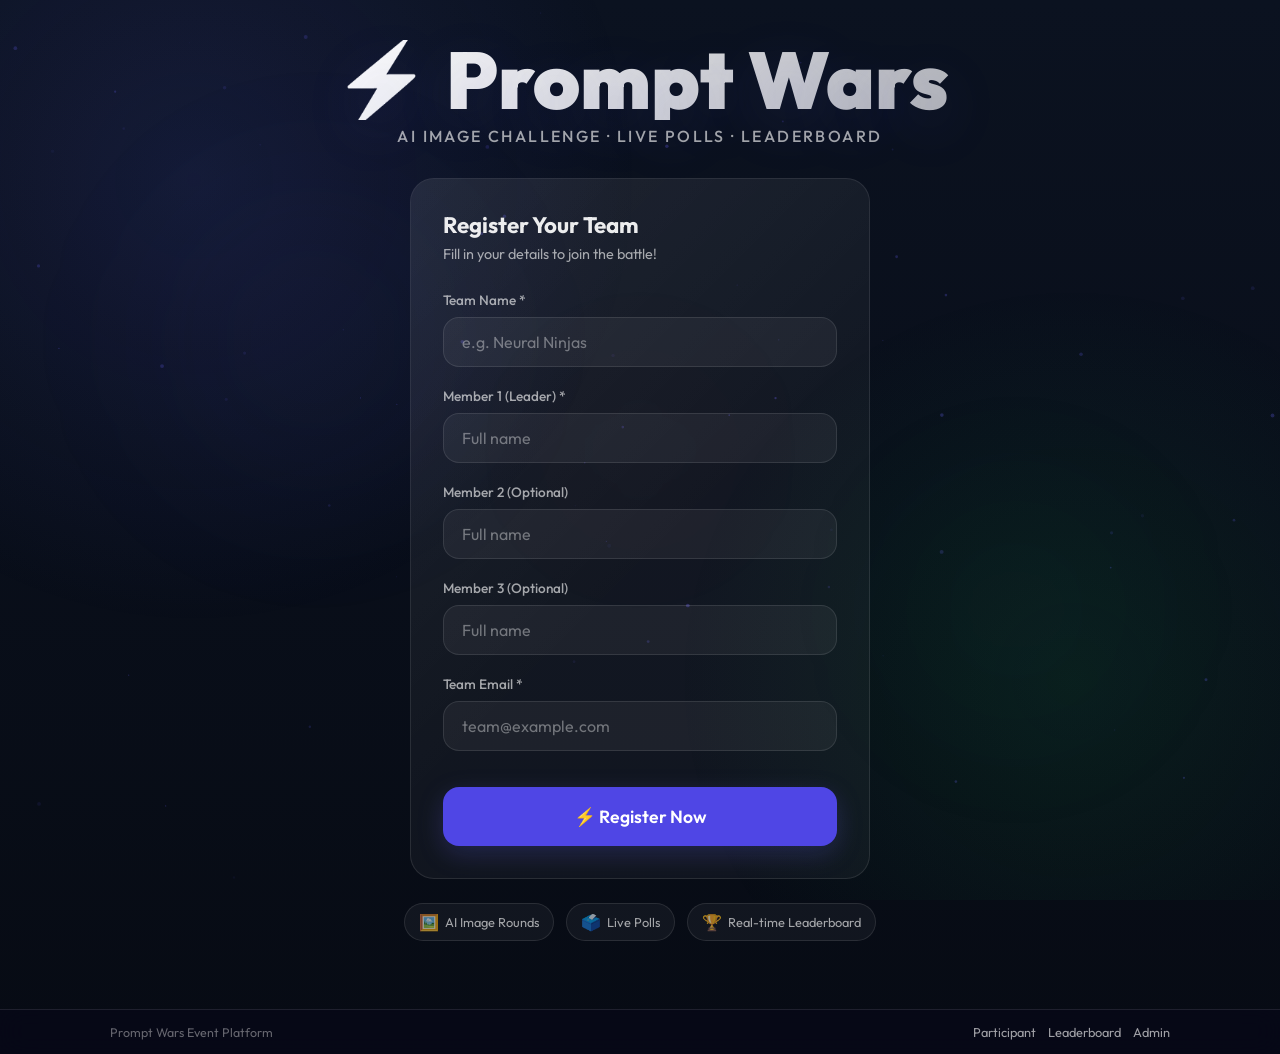
<file: index.html>
<!DOCTYPE html>
<html lang="en">
<head>
  <meta charset="UTF-8" />
  <meta name="viewport" content="width=device-width, initial-scale=1.0" />
  <title>Prompt Wars — Register</title>
  <meta name="description" content="Register your team for Prompt Wars — the ultimate AI image and poll challenge at your college fest." />
  <link rel="stylesheet" href="assets/css/style.css" />
  <style>
    .hero-section {
      min-height: 100vh;
      display: flex;
      flex-direction: column;
      align-items: center;
      justify-content: center;
      padding: 40px 20px;
    }
    .logo-wrapper {
      margin-bottom: 32px;
      animation: fadeInDown 0.7s cubic-bezier(0.4,0,0.2,1) both;
    }
    .logo-title {
      font-size: clamp(2.8rem, 8vw, 5rem);
      font-weight: 900;
      line-height: 1;
      text-align: center;
      /* Fun but polished: subtle shimmer instead of glitch */
      background: linear-gradient(135deg, #FFFFFF, rgba(255,255,255,0.68));
      -webkit-background-clip: text;
      -webkit-text-fill-color: transparent;
      background-clip: text;
      text-shadow: 0 16px 60px rgba(99,102,241,0.14);
    }
    .logo-sub {
      text-align: center;
      color: var(--text-muted);
      font-size: 1rem;
      margin-top: 6px;
      letter-spacing: 0.15em;
      text-transform: uppercase;
      font-weight: 500;
    }
    .register-card {
      width: 100%;
      max-width: 460px;
      animation: fadeInUp 0.7s 0.2s cubic-bezier(0.4,0,0.2,1) both;
    }
    .card-title {
      font-size: 1.4rem;
      font-weight: 700;
      margin-bottom: 6px;
    }
    .card-subtitle {
      color: var(--text-muted);
      font-size: 0.9rem;
      margin-bottom: 28px;
    }
    .returning-notice {
      padding: 14px 18px;
      border-radius: var(--radius);
      background: rgba(99,102,241,0.10);
      border: 1px solid rgba(99,102,241,0.22);
      color: rgba(255,255,255,0.86);
      font-size: 0.88rem;
      margin-bottom: 20px;
      display: none;
    }
    .success-card {
      text-align: center;
      display: none;
    }
    .success-icon {
      font-size: 4rem;
      margin-bottom: 16px;
      display: block;
      animation: scaleIn 0.5s cubic-bezier(0.4,0,0.2,1) both;
    }
    .success-team {
      font-size: 1.5rem;
      font-weight: 800;
      background: linear-gradient(135deg, rgba(255,255,255,0.92), rgba(255,255,255,0.60));
      -webkit-background-clip: text;
      -webkit-text-fill-color: transparent;
      background-clip: text;
    }
    .dots-loader {
      display: flex;
      gap: 6px;
      justify-content: center;
      margin-top: 8px;
    }
    .dots-loader span {
      width: 6px; height: 6px;
      border-radius: 50%;
      background: var(--text-muted);
      animation: dotBounce 1.2s ease-in-out infinite;
    }
    .dots-loader span:nth-child(2) { animation-delay: 0.2s; }
    .dots-loader span:nth-child(3) { animation-delay: 0.4s; }
    @keyframes dotBounce {
      0%, 80%, 100% { transform: scale(0.6); opacity: 0.4; }
      40% { transform: scale(1); opacity: 1; }
    }
    .features-row {
      display: flex;
      gap: 12px;
      justify-content: center;
      flex-wrap: wrap;
      margin-top: 24px;
      animation: fadeIn 0.7s 0.6s both;
    }
    .feature-chip {
      display: flex;
      align-items: center;
      gap: 6px;
      padding: 8px 14px;
      border-radius: 100px;
      background: var(--surface);
      border: 1px solid var(--border);
      font-size: 0.8rem;
      color: var(--text-muted);
    }
    .feature-chip span { font-size: 1rem; }
  </style>
</head>
<body>
  <canvas id="particles-canvas"></canvas>
  <div class="bg-mesh"></div>
  <div class="bg-orb bg-orb-1"></div>
  <div class="bg-orb bg-orb-2"></div>
  <div class="bg-orb bg-orb-3"></div>
  <canvas id="confetti-canvas"></canvas>

  <div class="page-content hero-section">
    <div class="logo-wrapper">
      <h1 class="logo-title">⚡ Prompt Wars</h1>
      <p class="logo-sub">AI Image Challenge · Live Polls · Leaderboard</p>
    </div>

    <!-- Registration Card -->
    <div class="register-card">
      <div class="glass-card" id="register-form-card">
        <h2 class="card-title">Register Your Team</h2>
        <p class="card-subtitle">Fill in your details to join the battle!</p>

        <div class="returning-notice" id="returning-notice">
          ℹ️ This email is already registered. Please use the device you originally registered on.
        </div>

        <form id="register-form" autocomplete="off">
          <div class="form-group">
            <label for="team-name">Team Name *</label>
            <input type="text" id="team-name" class="form-input" placeholder="e.g. Neural Ninjas" required maxlength="50" />
          </div>
          <div class="form-group">
            <label for="member1">Member 1 (Leader) *</label>
            <input type="text" id="member1" class="form-input" placeholder="Full name" required maxlength="60" />
          </div>
          <div class="form-group">
            <label for="member2">Member 2 (Optional)</label>
            <input type="text" id="member2" class="form-input" placeholder="Full name" maxlength="60" />
          </div>
          <div class="form-group">
            <label for="member3">Member 3 (Optional)</label>
            <input type="text" id="member3" class="form-input" placeholder="Full name" maxlength="60" />
          </div>
          <div class="form-group">
            <label for="email">Team Email *</label>
            <input type="email" id="email" class="form-input" placeholder="team@example.com" required maxlength="100" />
            <div class="dots-loader hidden" id="email-checking">
              <span></span><span></span><span></span>
            </div>
          </div>

          <button type="submit" class="btn btn-primary btn-full btn-lg mt-4" id="submit-btn">
            <span id="btn-text">⚡ Register Now</span>
            <div class="spinner hidden" id="btn-spinner"></div>
          </button>
        </form>
      </div>

      <!-- Success Card -->
      <div class="glass-card success-card" id="success-card">
        <span class="success-icon">🎉</span>
        <p class="text-muted text-sm mb-2">Welcome to Prompt Wars!</p>
        <p class="success-team" id="success-team-name">Team Alpha</p>
        <p class="text-muted mt-3 mb-6" style="font-size:0.9rem">You're all set! Redirecting you to the event…</p>
        <div class="progress-bar">
          <div class="progress-fill" id="redirect-progress" style="width:0%"></div>
        </div>
      </div>
    </div>

    <div class="features-row">
      <div class="feature-chip"><span>🖼️</span> AI Image Rounds</div>
      <div class="feature-chip"><span>🗳️</span> Live Polls</div>
      <div class="feature-chip"><span>🏆</span> Real-time Leaderboard</div>
    </div>
  </div>

  <footer class="site-footer">
    <div class="site-footer-inner">
      <p class="site-footer-copy">Prompt Wars Event Platform</p>
      <div class="site-footer-links">
        <a href="participant.html">Participant</a>
        <a href="leaderboard.html">Leaderboard</a>
        <a href="admin.html">Admin</a>
      </div>
    </div>
  </footer>

  <script src="assets/js/config.js"></script>
  <script src="assets/js/utils.js"></script>
  <script>
    // ── Particles ────────────────────────────────────────────
    (function() {
      const canvas = document.getElementById('particles-canvas');
      const ctx = canvas.getContext('2d');
      let particles = [];
      function resize() { canvas.width = window.innerWidth; canvas.height = window.innerHeight; }
      window.addEventListener('resize', resize);
      resize();
      for (let i = 0; i < 70; i++) {
        particles.push({
          x: Math.random() * canvas.width,
          y: Math.random() * canvas.height,
          r: Math.random() * 1.5 + 0.5,
          dx: (Math.random() - 0.5) * 0.3,
          dy: (Math.random() - 0.5) * 0.3,
          o: Math.random() * 0.5 + 0.1
        });
      }
      function draw() {
        ctx.clearRect(0, 0, canvas.width, canvas.height);
        particles.forEach(p => {
          ctx.beginPath();
          ctx.arc(p.x, p.y, p.r, 0, Math.PI * 2);
          ctx.fillStyle = `rgba(108,99,255,${p.o})`;
          ctx.fill();
          p.x += p.dx; p.y += p.dy;
          if (p.x < 0 || p.x > canvas.width)  p.dx *= -1;
          if (p.y < 0 || p.y > canvas.height) p.dy *= -1;
        });
        requestAnimationFrame(draw);
      }
      draw();
    })();

    // ── Confetti ─────────────────────────────────────────────
    function launchConfetti() {
      const canvas = document.getElementById('confetti-canvas');
      const ctx = canvas.getContext('2d');
      canvas.width = window.innerWidth;
      canvas.height = window.innerHeight;
      const pieces = [];
      const colors = ['#6C63FF','#00D4FF','#FF4081','#00E676','#FFD600'];
      for (let i = 0; i < 120; i++) {
        pieces.push({
          x: canvas.width / 2,
          y: canvas.height / 2,
          vx: (Math.random() - 0.5) * 12,
          vy: (Math.random() - 1.5) * 10,
          r: Math.random() * 6 + 3,
          color: colors[Math.floor(Math.random() * colors.length)],
          rot: Math.random() * 360,
          rspeed: (Math.random() - 0.5) * 10,
          life: 1
        });
      }
      function animate() {
        ctx.clearRect(0, 0, canvas.width, canvas.height);
        let alive = false;
        pieces.forEach(p => {
          if (p.life <= 0) return;
          p.y += p.vy; p.vy += 0.25;
          p.x += p.vx; p.vx *= 0.99;
          p.rot += p.rspeed;
          p.life -= 0.012;
          ctx.save();
          ctx.globalAlpha = Math.max(0, p.life);
          ctx.translate(p.x, p.y);
          ctx.rotate(p.rot * Math.PI / 180);
          ctx.fillStyle = p.color;
          ctx.fillRect(-p.r / 2, -p.r / 2, p.r, p.r * 2.5);
          ctx.restore();
          if (p.life > 0) alive = true;
        });
        if (alive) requestAnimationFrame(animate);
        else ctx.clearRect(0, 0, canvas.width, canvas.height);
      }
      animate();
    }

    // ── Registration Logic ────────────────────────────────────
    window.addEventListener('DOMContentLoaded', () => {
      // If already registered, go to participant
      if (isRegistered()) {
        window.location.href = 'participant.html';
        return;
      }

      const form = document.getElementById('register-form');
      const emailInput = document.getElementById('email');
      const submitBtn = document.getElementById('submit-btn');
      const btnText = document.getElementById('btn-text');
      const btnSpinner = document.getElementById('btn-spinner');
      const returningNotice = document.getElementById('returning-notice');
      const emailChecking = document.getElementById('email-checking');

      // Email check on blur
      let emailCheckTimer;
      emailInput.addEventListener('blur', async () => {
        const email = emailInput.value.trim().toLowerCase();
        if (!email || !email.includes('@')) return;
        emailChecking.classList.remove('hidden');
        clearTimeout(emailCheckTimer);
        emailCheckTimer = setTimeout(async () => {
          const res = await callAPI({ action: 'checkEmail', email });
          emailChecking.classList.add('hidden');
          if (res.success && res.exists) {
            returningNotice.style.display = 'block';
            returningNotice.style.animation = 'fadeInUp 0.4s both';
          } else {
            returningNotice.style.display = 'none';
          }
        }, 400);
      });

      form.addEventListener('submit', async (e) => {
        e.preventDefault();
        const teamName  = document.getElementById('team-name').value.trim();
        const member1   = document.getElementById('member1').value.trim();
        const member2   = document.getElementById('member2').value.trim();
        const member3   = document.getElementById('member3').value.trim();
        const email     = emailInput.value.trim().toLowerCase();

        if (!teamName || !member1 || !email) {
          showToast(getErrorMessage('MISSING_FIELDS'), 'error');
          return;
        }

        // Loading state
        submitBtn.disabled = true;
        btnText.textContent = 'Registering…';
        btnSpinner.classList.remove('hidden');

        const res = await callAPI({ action: 'register', teamName, member1, member2, member3, email });

        if (res.success) {
          localStorage.setItem('pw_teamId',    res.teamId);
          localStorage.setItem('pw_authToken', res.authToken);
          localStorage.setItem('pw_email',     email);
          localStorage.setItem('pw_teamName',  teamName);

          // Show success
          document.getElementById('register-form-card').style.display = 'none';
          const successCard = document.getElementById('success-card');
          successCard.style.display = 'block';
          successCard.style.animation = 'scaleIn 0.5s cubic-bezier(0.4,0,0.2,1)';
          document.getElementById('success-team-name').textContent = teamName;
          launchConfetti();

          // Progress bar redirect
          let pct = 0;
          const pBar = document.getElementById('redirect-progress');
          const iv = setInterval(() => {
            pct += 2;
            pBar.style.width = pct + '%';
            if (pct >= 100) { clearInterval(iv); window.location.href = 'participant.html'; }
          }, 60);
        } else {
          submitBtn.disabled = false;
          btnText.textContent = '⚡ Register Now';
          btnSpinner.classList.add('hidden');
          showToast(getErrorMessage(res.error), 'error');
        }
      });
    });
  </script>
</body>
</html>
</file>
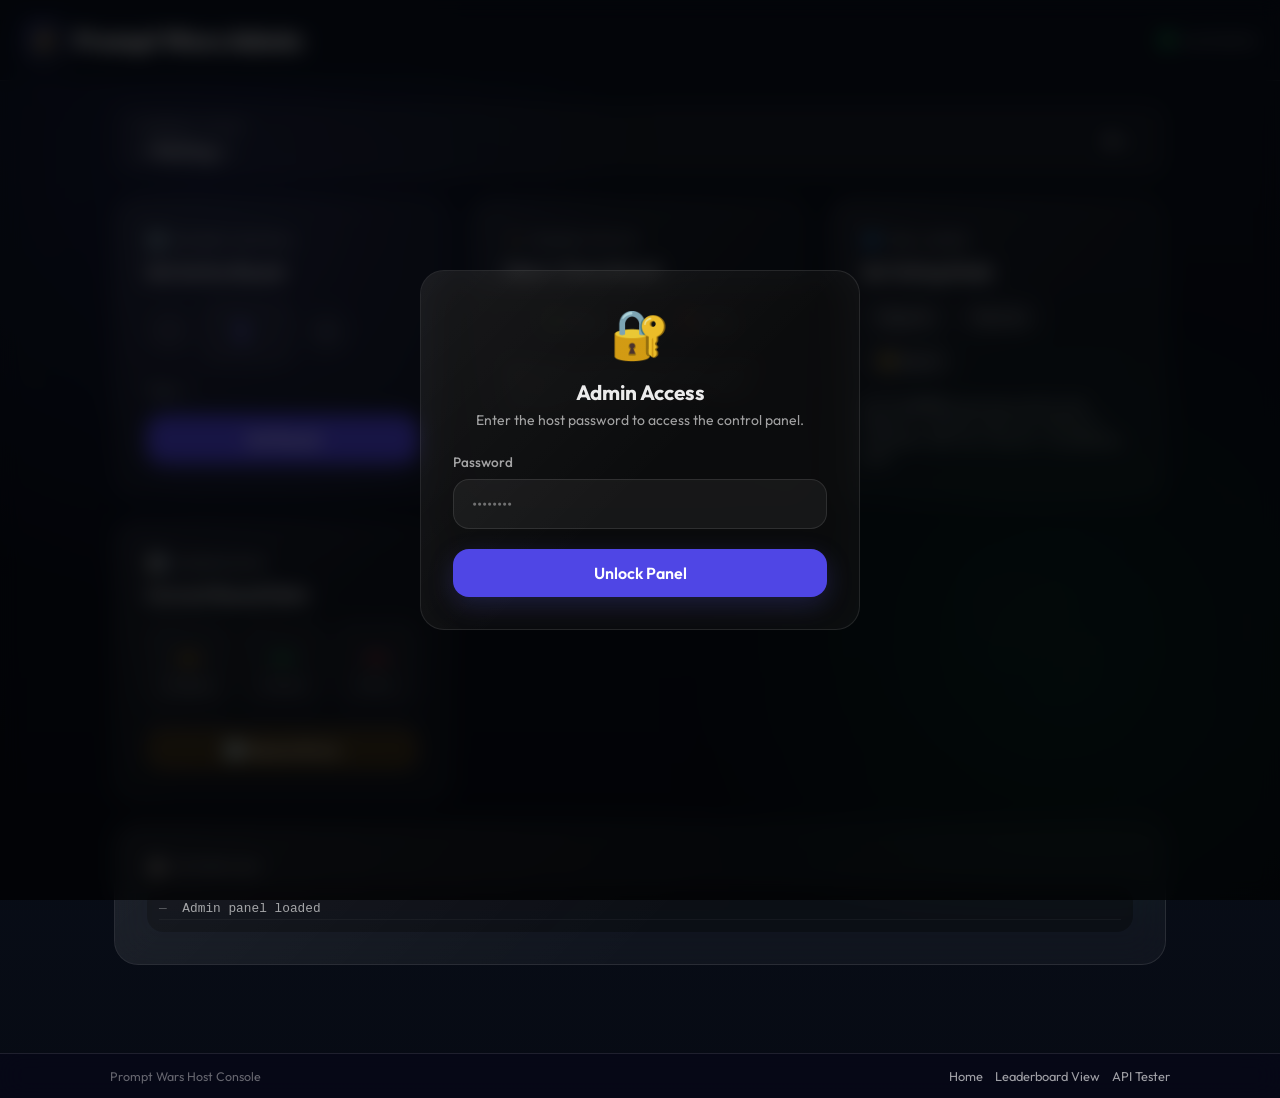
<file: admin.html>
<!DOCTYPE html>
<html lang="en">

<head>
  <meta charset="UTF-8" />
  <meta name="viewport" content="width=device-width, initial-scale=1.0" />
  <title>Prompt Wars — Admin Panel</title>
  <meta name="description" content="Host control panel for Prompt Wars event management." />
  <link rel="stylesheet" href="assets/css/style.css" />
  <style>
    .admin-grid {
      display: grid;
      gap: 20px;
      grid-template-columns: 1fr;
    }

    @media (min-width: 768px) {
      .admin-grid {
        grid-template-columns: 1fr 1fr;
      }
    }

    @media (min-width: 1100px) {
      .admin-grid {
        grid-template-columns: repeat(3, 1fr);
      }
    }

    .control-card {
      height: 100%;
    }

    .ctrl-label {
      font-size: 0.75rem;
      font-weight: 600;
      text-transform: uppercase;
      letter-spacing: 0.1em;
      color: var(--text-muted);
      margin-bottom: 10px;
      display: flex;
      align-items: center;
      gap: 6px;
    }

    .ctrl-label .ctrl-icon {
      font-size: 1rem;
    }

    .ctrl-title {
      font-size: 1.1rem;
      font-weight: 700;
      margin-bottom: 16px;
    }

    /* Round Number Spinner */
    .round-spinner {
      display: flex;
      align-items: center;
      gap: 12px;
    }

    .round-spinner input {
      text-align: center;
      font-size: 1.8rem;
      font-weight: 800;
      max-width: 90px;
      color: var(--primary);
    }

    .round-spin-btn {
      width: 44px;
      height: 44px;
      border-radius: 50%;
      border: 1px solid var(--border);
      background: var(--surface);
      color: var(--text);
      font-size: 1.3rem;
      cursor: pointer;
      display: flex;
      align-items: center;
      justify-content: center;
      transition: all var(--transition);
    }

    .round-spin-btn:hover {
      background: var(--primary);
      border-color: var(--primary);
      box-shadow: 0 0 20px var(--primary-glow);
      transform: scale(1.1);
    }

    /* Status live indicator */
    .live-status-row {
      display: flex;
      align-items: center;
      justify-content: space-between;
      padding: 14px 18px;
      background: var(--surface);
      border-radius: var(--radius);
      border: 1px solid var(--border);
      margin-bottom: 20px;
    }

    /* Stat cards */
    .stat-row {
      display: grid;
      grid-template-columns: repeat(3, 1fr);
      gap: 10px;
    }

    .stat-box {
      padding: 14px;
      border-radius: var(--radius);
      background: var(--surface);
      border: 1px solid var(--border);
      text-align: center;
    }

    .stat-num {
      font-size: 1.8rem;
      font-weight: 800;
      display: block;
    }

    .stat-lbl {
      font-size: 0.75rem;
      color: var(--text-muted);
      margin-top: 2px;
    }

    .stat-pending {
      color: var(--warning);
    }

    .stat-scored {
      color: var(--success);
    }

    .stat-error {
      color: var(--danger);
    }

    /* Mode pills */
    .mode-pills {
      display: flex;
      gap: 8px;
      flex-wrap: wrap;
    }

    .mode-pill {
      padding: 8px 16px;
      border-radius: 100px;
      border: 1px solid var(--border);
      background: var(--surface);
      color: var(--text-muted);
      cursor: pointer;
      font-size: 0.85rem;
      font-weight: 600;
      font-family: var(--font);
      transition: all var(--transition);
    }

    .mode-pill:hover {
      border-color: var(--primary);
      color: var(--primary);
    }

    .mode-pill.active-majority {
      border-color: var(--accent);
      color: var(--accent);
      background: rgba(0, 212, 255, 0.1);
    }

    .mode-pill.active-minority {
      border-color: var(--warning);
      color: var(--warning);
      background: rgba(255, 214, 0, 0.1);
    }

    .mode-pill.active-secret {
      border-color: var(--danger);
      color: var(--danger);
      background: rgba(255, 64, 129, 0.1);
    }

    /* Reveal section */
    .reveal-section {
      margin-top: 16px;
      padding: 16px;
      border-radius: var(--radius);
      background: rgba(255, 64, 129, 0.07);
      border: 1px solid rgba(255, 64, 129, 0.2);
      display: none;
    }

    .reveal-section .reveal-label {
      font-size: 0.8rem;
      color: var(--danger);
      font-weight: 600;
      margin-bottom: 10px;
    }

    /* Full-width row cards */
    .admin-full {
      grid-column: 1 / -1;
    }

    /* Header */
    .admin-header {
      display: flex;
      align-items: center;
      justify-content: space-between;
      padding: 20px 24px;
      background: rgba(11,18,32,0.86);
      backdrop-filter: blur(20px);
      -webkit-backdrop-filter: blur(20px);
      border-bottom: 1px solid var(--border);
      position: sticky;
      top: 0;
      z-index: 100;
    }

    .live-dot {
      width: 10px;
      height: 10px;
      border-radius: 50%;
      background: var(--success);
      box-shadow: 0 0 12px var(--success);
      animation: dotPulse 1.2s ease-in-out infinite;
      flex-shrink: 0;
    }

    /* Console tone-down */
    .control-card:hover {
      transform: none;
    }
    .round-spin-btn:hover {
      background: rgba(255,255,255,0.08);
      border-color: rgba(255,255,255,0.14);
      box-shadow: none;
      transform: none;
    }

    /* Password Modal specifics */
    .pw-modal-icon {
      font-size: 3rem;
      text-align: center;
      display: block;
      margin-bottom: 16px;
    }

    .pw-modal-title {
      font-size: 1.3rem;
      font-weight: 700;
      text-align: center;
      margin-bottom: 6px;
    }

    .pw-modal-sub {
      font-size: 0.875rem;
      color: var(--text-muted);
      text-align: center;
      margin-bottom: 24px;
    }

    .admin-main {
      padding: 24px 0 60px;
    }

    /* Action log */
    .action-log {
      max-height: 180px;
      overflow-y: auto;
      padding: 12px;
      background: rgba(0, 0, 0, 0.3);
      border-radius: var(--radius);
      font-size: 0.8rem;
      font-family: 'Courier New', monospace;
    }

    .log-entry {
      padding: 3px 0;
      border-bottom: 1px solid rgba(255, 255, 255, 0.04);
      color: var(--text-muted);
    }

    .log-entry.success {
      color: var(--success);
    }

    .log-entry.error {
      color: var(--danger);
    }

    .log-entry time {
      opacity: 0.5;
      margin-right: 8px;
    }
  </style>
</head>

<body>
  <div class="bg-mesh"></div>
  <div class="bg-orb bg-orb-1"></div>
  <div class="bg-orb bg-orb-2"></div>

  <!-- Password Modal -->
  <div class="modal-overlay show" id="pw-modal">
    <div class="modal">
      <div class="glass-card">
        <span class="pw-modal-icon">🔐</span>
        <h2 class="pw-modal-title">Admin Access</h2>
        <p class="pw-modal-sub">Enter the host password to access the control panel.</p>
        <div class="form-group">
          <label for="pw-input">Password</label>
          <input type="password" id="pw-input" class="form-input" placeholder="••••••••" autocomplete="off" />
        </div>
        <button class="btn btn-primary btn-full" id="pw-submit">
          <span id="pw-btn-text">Unlock Panel</span>
          <div class="spinner hidden" id="pw-spinner"></div>
        </button>
        <p class="text-muted text-sm text-center mt-3" id="pw-error" style="color:var(--danger);display:none;">Incorrect
          password. Try again.</p>
      </div>
    </div>
  </div>

  <!-- Header -->
  <header class="admin-header">
    <div class="brand-logo">
      <div class="logo-icon">⚡</div>
      <span class="logo-text" id="event-name-hdr">Prompt Wars Admin</span>
    </div>
    <div style="display:flex;align-items:center;gap:10px;">
      <div class="live-dot"></div>
      <span style="font-size:0.85rem;color:var(--text-muted);">Live Control</span>
    </div>
  </header>

  <!-- Admin Main -->
  <div class="page-content admin-main">
    <div class="container-lg">

      <!-- Current Status Banner -->
      <div class="live-status-row anim-fade-down mb-6" style="grid-column:1/-1">
        <div>
          <p
            style="font-size:0.78rem;color:var(--text-muted);text-transform:uppercase;letter-spacing:0.08em;margin-bottom:4px;">
            Current State</p>
          <p style="font-weight:700;font-size:1.1rem;" id="status-summary">— Waiting —</p>
        </div>
        <div style="display:flex;gap:10px;align-items:center;">
          <div class="badge" id="status-badge-main">
            <div class="dot"></div> —
          </div>
        </div>
      </div>

      <div class="admin-grid">

        <!-- Card 1: Round Control -->
        <div class="glass-card control-card anim-fade-up delay-1">
          <p class="ctrl-label"><span class="ctrl-icon">🔢</span> Round Control</p>
          <p class="ctrl-title">Set Active Round</p>
          <div class="round-spinner mb-4">
            <button class="round-spin-btn" id="round-dec">−</button>
            <input type="number" id="round-input" class="form-input" value="1" min="1" max="20" />
            <button class="round-spin-btn" id="round-inc">+</button>
          </div>
          <p class="text-muted text-sm mb-4" id="round-type-display">Type: —</p>
          <button class="btn btn-primary btn-full" id="set-round-btn">Set Round</button>
        </div>

        <!-- Card 2: Status Control -->
        <div class="glass-card control-card anim-fade-up delay-2">
          <p class="ctrl-label"><span class="ctrl-icon">🚦</span> Round Status</p>
          <p class="ctrl-title">Open / Close Round</p>
          <div class="toggle-switch mb-4">
            <button class="toggle-opt" id="btn-open" onclick="setStatus('open')">🟢 Open</button>
            <button class="toggle-opt" id="btn-close" onclick="setStatus('closed')">🔴 Close</button>
          </div>
          <p class="text-muted text-sm">Opening a round lets participants submit. Closing it locks submissions and
            triggers scoring for poll rounds.</p>
        </div>

        <!-- Card 3: Poll Mode -->
        <div class="glass-card control-card anim-fade-up delay-3">
          <p class="ctrl-label"><span class="ctrl-icon">🗳️</span> Poll Mode</p>
          <p class="ctrl-title">Set Voting Mode</p>
          <div class="mode-pills mb-4">
            <button class="mode-pill" id="pill-majority" onclick="setPollMode('majority')">Majority</button>
            <button class="mode-pill" id="pill-minority" onclick="setPollMode('minority')">Minority</button>
            <button class="mode-pill" id="pill-secret" onclick="setPollMode('secret')">🤫 Secret</button>
          </div>
          <p class="text-muted text-sm">Set this <strong>before</strong> opening a poll round. Majority = popular side
            wins. Minority = unpopular side wins. Secret = revealed by host.</p>

          <!-- Secret Reveal -->
          <div class="reveal-section" id="reveal-section">
            <p class="reveal-label">🔐 Reveal Secret Poll Result</p>
            <select id="reveal-mode-select" class="form-input mb-3">
              <option value="majority">Majority Wins</option>
              <option value="minority">Minority Wins</option>
            </select>
            <button class="btn btn-danger btn-full btn-sm" id="reveal-btn">⚡ Reveal Now</button>
          </div>
        </div>

        <!-- Card 4: Submission Stats -->
        <div class="glass-card control-card anim-fade-up delay-4">
          <p class="ctrl-label"><span class="ctrl-icon">📊</span> Submissions</p>
          <p class="ctrl-title">Current Round Stats</p>
          <div class="stat-row mb-4">
            <div class="stat-box">
              <span class="stat-num stat-pending" id="stat-pending">—</span>
              <span class="stat-lbl">Pending</span>
            </div>
            <div class="stat-box">
              <span class="stat-num stat-scored" id="stat-scored">—</span>
              <span class="stat-lbl">Scored</span>
            </div>
            <div class="stat-box">
              <span class="stat-num stat-error" id="stat-error">—</span>
              <span class="stat-lbl">Errors</span>
            </div>
          </div>
          <div class="progress-bar mb-3">
            <div class="progress-fill" id="score-progress" style="width:0%"></div>
          </div>
          <button class="btn btn-warning btn-full btn-sm" id="rescore-btn">🔄 Rescore Errors</button>
        </div>

        <!-- Card 5: Action Log -->
        <div class="glass-card control-card anim-fade-up delay-5 admin-full">
          <p class="ctrl-label"><span class="ctrl-icon">📋</span> Action Log</p>
          <div class="action-log" id="action-log">
            <div class="log-entry"><time>—</time> Admin panel loaded</div>
          </div>
        </div>

      </div>
    </div>
  </div>

  <footer class="site-footer">
    <div class="site-footer-inner">
      <p class="site-footer-copy">Prompt Wars Host Console</p>
      <div class="site-footer-links">
        <a href="index.html">Home</a>
        <a href="leaderboard.html">Leaderboard View</a>
        <a href="api-test.html">API Tester</a>
      </div>
    </div>
  </footer>

  <script src="assets/js/config.js"></script>
  <script src="assets/js/utils.js"></script>
  <script>
    let adminPassword = '';
    let currentRound = 1, currentStatus = 'closed', currentPollMode = 'majority';
    let statusInterval = null;

    // ── Password Modal ────────────────────────────────────────
    document.getElementById('pw-input').addEventListener('keydown', e => {
      if (e.key === 'Enter') document.getElementById('pw-submit').click();
    });

    document.getElementById('pw-submit').addEventListener('click', async () => {
      const pw = document.getElementById('pw-input').value.trim();
      if (!pw) return;
      document.getElementById('pw-btn-text').textContent = 'Verifying…';
      document.getElementById('pw-spinner').classList.remove('hidden');
      document.getElementById('pw-submit').disabled = true;
      document.getElementById('pw-error').style.display = 'none';

      // Validate by making a status request with password
      const res = await callLeaderboard(pw);
      if (res.success) {
        adminPassword = pw;
        sessionStorage.setItem('pw_admin_pass', pw);
        closePwModal();
        startAdminPolling();
        log('Admin authenticated.', 'success');
      } else {
        const errEl = document.getElementById('pw-error');
        if (res.error === 'INVALID_ACTION') {
          errEl.textContent = 'Leaderboard auth endpoint missing in backend.';
        } else {
          errEl.textContent = 'Incorrect password. Try again.';
        }
        document.getElementById('pw-error').style.display = 'block';
        document.getElementById('pw-btn-text').textContent = 'Unlock Panel';
        document.getElementById('pw-spinner').classList.add('hidden');
        document.getElementById('pw-submit').disabled = false;
      }
    });

    function closePwModal() {
      const modal = document.getElementById('pw-modal');
      modal.style.opacity = '0';
      setTimeout(() => modal.style.display = 'none', 300);
    }

    // ── Init ──────────────────────────────────────────────────
    window.addEventListener('DOMContentLoaded', () => {
      const saved = sessionStorage.getItem('pw_admin_pass');
      if (saved) {
        adminPassword = saved;
        closePwModal();
        startAdminPolling();
        log('Session resumed.', 'success');
      }
      setupRoundSpinner();
    });

    // ── Status Polling ────────────────────────────────────────
    function startAdminPolling() {
      if (statusInterval) clearInterval(statusInterval);
      fetchAdminStatus();
      statusInterval = setInterval(fetchAdminStatus, 5000);
    }

    async function fetchAdminStatus() {
      const res = await callAPIGet({ action: 'status' });
      if (!res.success) return;
      currentRound = res.roundNumber;
      currentStatus = res.status;
      currentPollMode = res.pollMode;
      updateAdminUI();
      document.getElementById('event-name-hdr').textContent = (res.eventName || 'Prompt Wars') + ' Admin';
      document.title = res.eventName + ' — Admin';
    }

    function updateAdminUI() {
      // Status summary
      const typeLabel = currentStatus === 'open' ? '🟢 OPEN' : '🔴 CLOSED';
      document.getElementById('status-summary').textContent =
        `Round ${currentRound} · ${typeLabel}`;

      const badge = document.getElementById('status-badge-main');
      badge.className = `badge ${currentStatus === 'open' ? 'badge-open' : 'badge-closed'}`;
      badge.innerHTML = `<div class="dot ${currentStatus === 'open' ? 'dot-pulse' : ''}"></div>${currentStatus.toUpperCase()}`;

      // Round input
      document.getElementById('round-input').value = currentRound;

      // Status toggle
      document.getElementById('btn-open').className =
        'toggle-opt' + (currentStatus === 'open' ? ' active-open' : '');
      document.getElementById('btn-close').className =
        'toggle-opt' + (currentStatus === 'closed' ? ' active-closed' : '');

      // Poll mode pills
      ['majority', 'minority', 'secret'].forEach(m => {
        document.getElementById('pill-' + m).className =
          'mode-pill' + (currentPollMode === m ? ' active-' + m : '');
      });

      // Secret reveal
      document.getElementById('reveal-section').style.display =
        currentPollMode === 'secret' ? 'block' : 'none';
    }

    // ── Round Spinner ─────────────────────────────────────────
    function setupRoundSpinner() {
      document.getElementById('round-inc').addEventListener('click', () => {
        const inp = document.getElementById('round-input');
        inp.value = parseInt(inp.value || 1) + 1;
        inp.style.animation = 'none';
        void inp.offsetWidth;
        inp.style.animation = 'scaleIn 0.2s cubic-bezier(0.4,0,0.2,1)';
      });
      document.getElementById('round-dec').addEventListener('click', () => {
        const inp = document.getElementById('round-input');
        const v = parseInt(inp.value || 1);
        if (v > 1) inp.value = v - 1;
        inp.style.animation = 'none';
        void inp.offsetWidth;
        inp.style.animation = 'scaleIn 0.2s cubic-bezier(0.4,0,0.2,1)';
      });
    }

    // ── Set Round ─────────────────────────────────────────────
    document.getElementById('set-round-btn').addEventListener('click', async () => {
      const round = parseInt(document.getElementById('round-input').value);
      if (!round || round < 1) { showToast('Enter a valid round number.', 'error'); return; }
      const btn = document.getElementById('set-round-btn');
      btn.disabled = true; btn.textContent = 'Setting…';
      const res = await callAPI({ action: 'setControl', adminPassword, round });
      btn.disabled = false; btn.textContent = 'Set Round';
      if (res.success) {
        showToast(`Round set to ${round} ✓`, 'success');
        log(`Round changed to ${round}`, 'success');
        fetchAdminStatus();
      } else {
        showToast(getErrorMessage(res.error), 'error');
        log(`Set round failed: ${res.error}`, 'error');
      }
    });

    // ── Set Status ────────────────────────────────────────────
    async function setStatus(status) {
      const res = await callAPI({ action: 'setControl', adminPassword, status });
      if (res.success) {
        currentStatus = status;
        updateAdminUI();
        showToast(`Round ${status === 'open' ? '🟢 Opened' : '🔴 Closed'}`, status === 'open' ? 'success' : 'warning');
        log(`Status → ${status}`, 'success');
        fetchAdminStatus();
      } else {
        showToast(getErrorMessage(res.error), 'error');
        log(`Status change failed: ${res.error}`, 'error');
      }
    }

    // ── Set Poll Mode ─────────────────────────────────────────
    async function setPollMode(mode) {
      const res = await callAPI({ action: 'setControl', adminPassword, pollMode: mode });
      if (res.success) {
        currentPollMode = mode;
        updateAdminUI();
        showToast(`Poll mode: ${mode} ✓`, 'success');
        log(`Poll mode → ${mode}`, 'success');
      } else {
        showToast(getErrorMessage(res.error), 'error');
        log(`Poll mode change failed: ${res.error}`, 'error');
      }
    }

    // ── Reveal Poll ───────────────────────────────────────────
    document.getElementById('reveal-btn').addEventListener('click', async () => {
      const mode = document.getElementById('reveal-mode-select').value;
      const btn = document.getElementById('reveal-btn');
      btn.disabled = true; btn.innerHTML = '<div class="spinner" style="margin:auto"></div>';
      const res = await callAPI({
        action: 'revealPoll',
        adminPassword,
        round: currentRound,
        mode
      });
      btn.disabled = false; btn.textContent = '⚡ Reveal Now';
      if (res.success) {
        showToast(`Poll revealed! ${res.scoresSaved} scores saved ✓`, 'success');
        log(`Poll revealed: round ${currentRound}, mode ${mode}, ${res.scoresSaved} scores.`, 'success');
      } else {
        showToast(getErrorMessage(res.error), 'error');
        log(`Reveal failed: ${res.error}`, 'error');
      }
    });

    // ── Rescore ───────────────────────────────────────────────
    document.getElementById('rescore-btn').addEventListener('click', async () => {
      const btn = document.getElementById('rescore-btn');
      btn.disabled = true; btn.innerHTML = '<div class="spinner" style="margin:auto"></div>';
      const res = await callAPI({ action: 'rescoreRound', adminPassword, round: currentRound });
      btn.disabled = false; btn.textContent = '🔄 Rescore Errors';
      if (res.success) {
        showToast(`${res.requeued} submission(s) queued for re-scoring ✓`, 'success');
        log(`Rescore: ${res.requeued} requeued for round ${currentRound}.`, 'success');
      } else {
        showToast(getErrorMessage(res.error), 'error');
        log(`Rescore failed: ${res.error}`, 'error');
      }
    });

    // ── Action Log ────────────────────────────────────────────
    function log(message, type = '') {
      const logEl = document.getElementById('action-log');
      const entry = document.createElement('div');
      entry.className = 'log-entry ' + type;
      const now = new Date();
      entry.innerHTML = `<time>${now.toLocaleTimeString()}</time>${message}`;
      logEl.insertBefore(entry, logEl.firstChild);
    }
  </script>
</body>

</html>
</file>
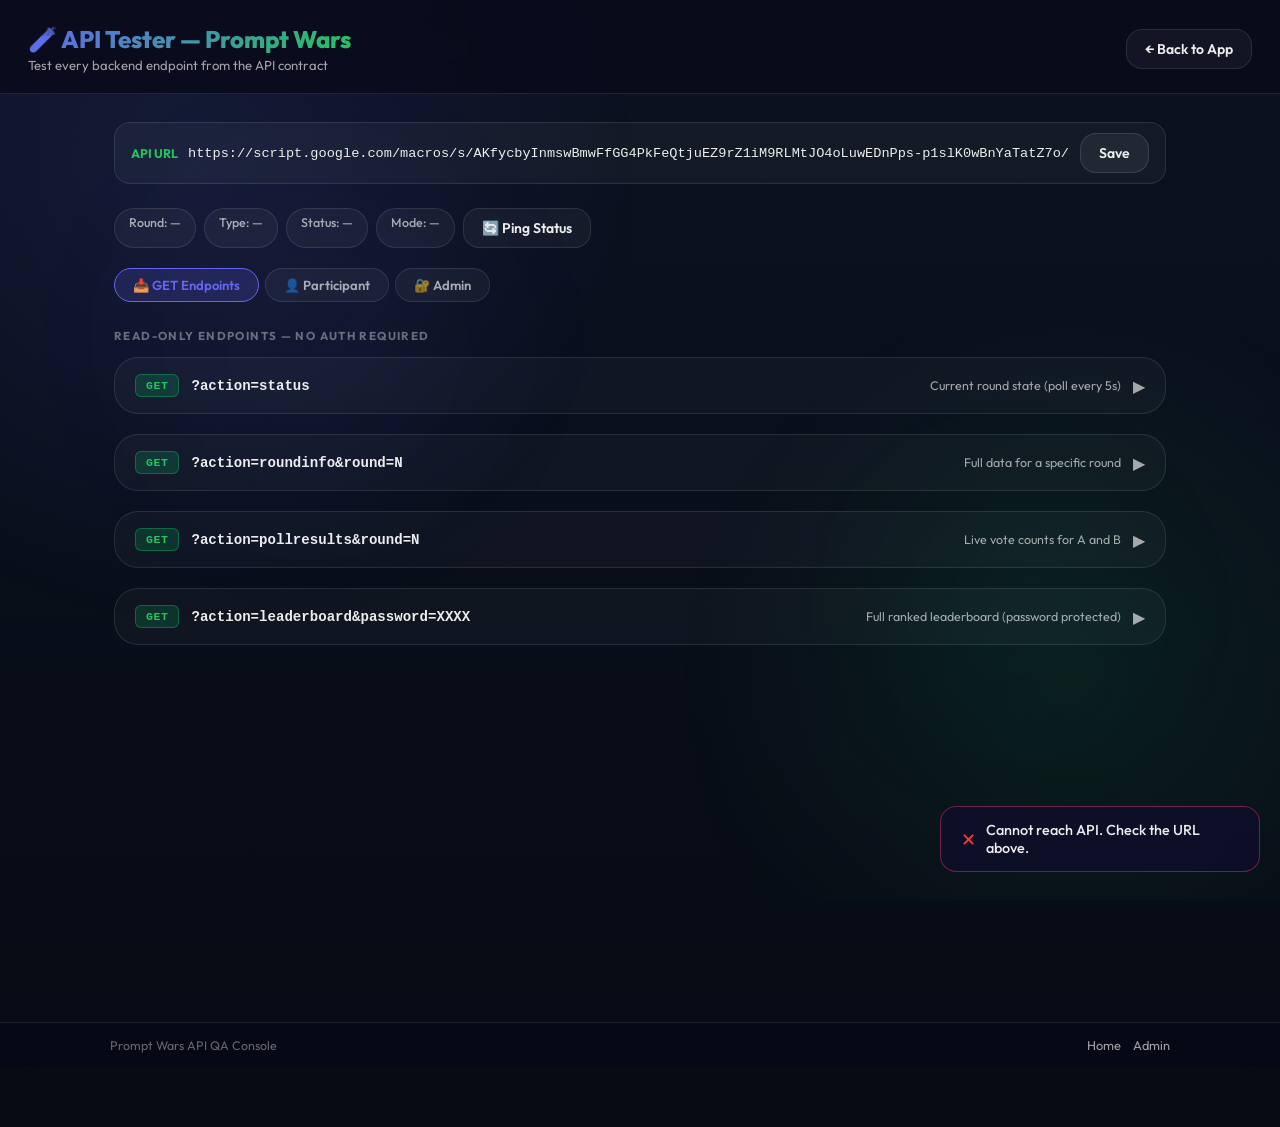
<file: api-test.html>
<!DOCTYPE html>
<html lang="en">
<head>
  <meta charset="UTF-8"/>
  <meta name="viewport" content="width=device-width, initial-scale=1.0"/>
  <title>Prompt Wars — API Tester</title>
  <link rel="stylesheet" href="assets/css/style.css"/>
  <style>
    body { padding-bottom: 60px; }

    .tester-header {
      padding: 24px 28px 20px;
      background: rgba(10,10,26,0.85);
      backdrop-filter: blur(20px);
      border-bottom: 1px solid var(--border);
      position: sticky; top: 0; z-index: 100;
    }
    .tester-title {
      font-size: 1.5rem; font-weight: 800;
      background: linear-gradient(135deg, var(--primary), var(--accent));
      -webkit-background-clip: text; -webkit-text-fill-color: transparent; background-clip: text;
    }
    .tester-sub { font-size: 0.82rem; color: var(--text-muted); margin-top: 3px; }

    .url-bar {
      display: flex; gap: 10px; align-items: center;
      background: rgba(255,255,255,0.04);
      border: 1px solid var(--border);
      border-radius: var(--radius);
      padding: 10px 16px;
      margin-bottom: 24px;
    }
    .url-bar label { font-size: 0.78rem; font-weight: 700; color: var(--accent); white-space: nowrap; }
    .url-bar input {
      flex: 1; background: transparent; border: none; outline: none;
      color: var(--text); font-family: 'Courier New', monospace; font-size: 0.85rem;
    }
    .url-bar input::placeholder { color: var(--text-dim); }
    .url-bar button { flex-shrink: 0; }

    /* Tabs for endpoint groups */
    .tab-bar {
      display: flex; gap: 6px; overflow-x: auto;
      padding-bottom: 2px; margin-bottom: 24px;
      scrollbar-width: none;
    }
    .tab-bar::-webkit-scrollbar { display: none; }
    .tab-btn {
      padding: 8px 18px; border-radius: 100px;
      border: 1px solid var(--border);
      background: var(--surface);
      color: var(--text-muted);
      font-family: var(--font); font-size: 0.82rem; font-weight: 600;
      cursor: pointer; white-space: nowrap; transition: all var(--transition);
    }
    .tab-btn.active {
      background: rgba(108,99,255,0.18);
      border-color: var(--primary);
      color: var(--primary);
    }

    /* Endpoint card */
    .endpoint-card {
      background: rgba(255,255,255,0.03);
      border: 1px solid var(--border);
      border-radius: var(--radius-lg);
      overflow: hidden;
      margin-bottom: 20px;
      transition: border-color var(--transition);
    }
    .endpoint-card:hover { border-color: rgba(108,99,255,0.3); }

    .endpoint-head {
      display: flex; align-items: center; gap: 12px;
      padding: 16px 20px; cursor: pointer;
      user-select: none;
    }
    .method-badge {
      padding: 4px 10px; border-radius: 6px;
      font-size: 0.72rem; font-weight: 800;
      font-family: 'Courier New', monospace; letter-spacing: 0.05em;
    }
    .method-get  { background: rgba(0,230,118,0.15); color: var(--success); border: 1px solid rgba(0,230,118,0.3); }
    .method-post { background: rgba(0,212,255,0.12); color: var(--accent); border: 1px solid rgba(0,212,255,0.25); }
    .method-admin { background: rgba(255,64,129,0.12); color: var(--danger); border: 1px solid rgba(255,64,129,0.25); }

    .endpoint-path {
      font-family: 'Courier New', monospace;
      font-size: 0.88rem; color: var(--text); font-weight: 600;
      flex: 1;
    }
    .endpoint-desc { font-size: 0.78rem; color: var(--text-muted); }
    .toggle-arrow { color: var(--text-muted); transition: transform var(--transition); }
    .endpoint-card.open .toggle-arrow { transform: rotate(90deg); }

    .endpoint-body {
      display: none;
      padding: 0 20px 20px;
      border-top: 1px solid var(--border);
    }
    .endpoint-card.open .endpoint-body { display: block; }

    /* Fields grid */
    .fields-grid {
      display: grid;
      grid-template-columns: repeat(auto-fill, minmax(200px, 1fr));
      gap: 12px;
      margin: 16px 0;
    }
    .field-group label {
      display: block; font-size: 0.75rem; font-weight: 600;
      color: var(--text-muted); margin-bottom: 5px;
    }
    .field-group input, .field-group select {
      width: 100%; padding: 10px 14px;
      background: rgba(255,255,255,0.05);
      border: 1px solid var(--border);
      border-radius: var(--radius-sm);
      color: var(--text); font-family: var(--font); font-size: 0.85rem;
      outline: none; transition: border-color var(--transition);
    }
    .field-group input:focus, .field-group select:focus { border-color: var(--primary); }
    .field-group input::placeholder { color: var(--text-dim); }

    .run-row { display: flex; gap: 10px; align-items: center; margin-top: 8px; flex-wrap: wrap; }

    /* Response box */
    .response-box {
      margin-top: 14px;
      border-radius: var(--radius);
      overflow: hidden;
      display: none;
    }
    .response-head {
      display: flex; align-items: center; justify-content: space-between;
      padding: 8px 14px;
      font-size: 0.75rem; font-weight: 700; text-transform: uppercase; letter-spacing: 0.08em;
    }
    .response-head.ok   { background: rgba(0,230,118,0.15); color: var(--success); border-bottom: 1px solid rgba(0,230,118,0.2); }
    .response-head.err  { background: rgba(255,64,129,0.12); color: var(--danger); border-bottom: 1px solid rgba(255,64,129,0.2); }
    .response-head.wait { background: rgba(255,214,0,0.1); color: var(--warning); border-bottom: 1px solid rgba(255,214,0,0.15); }
    .response-pre {
      padding: 14px;
      background: rgba(0,0,0,0.4);
      color: #a8e6cf;
      font-family: 'Courier New', monospace;
      font-size: 0.8rem;
      line-height: 1.6;
      white-space: pre-wrap;
      word-break: break-all;
      max-height: 300px;
      overflow-y: auto;
    }
    .response-time { color: var(--text-dim); font-weight: 400; }

    /* Horizontal rule shorthand */
    hr.section-divider {
      border: none;
      border-top: 1px solid var(--border);
      margin: 28px 0;
    }

    /* Section heading */
    .section-heading {
      font-size: 0.72rem; font-weight: 700;
      text-transform: uppercase; letter-spacing: 0.12em;
      color: var(--text-dim);
      margin-bottom: 14px;
    }

    /* Auto-filled notice */
    .autofill-note {
      font-size: 0.75rem; color: var(--accent); margin-top: 6px;
    }

    /* Quick status bar at top */
    .quick-status {
      display: flex; gap: 8px; flex-wrap: wrap; margin-bottom: 20px;
    }
    .qs-chip {
      padding: 6px 14px; border-radius: 100px;
      background: var(--surface); border: 1px solid var(--border);
      font-size: 0.78rem; font-weight: 500; color: var(--text-muted);
    }
    .qs-chip.live { border-color: rgba(0,230,118,0.4); color: var(--success); }
  </style>
</head>
<body>
  <div class="bg-mesh"></div>
  <div class="bg-orb bg-orb-1"></div>
  <div class="bg-orb bg-orb-2"></div>

  <!-- Header -->
  <div class="tester-header">
    <div style="display:flex;align-items:center;justify-content:space-between;flex-wrap:wrap;gap:10px">
      <div>
        <p class="tester-title">🧪 API Tester — Prompt Wars</p>
        <p class="tester-sub">Test every backend endpoint from the API contract</p>
      </div>
      <a href="index.html" class="btn btn-ghost btn-sm">← Back to App</a>
    </div>
  </div>

  <div class="page-content">
    <div class="container-lg" style="padding-top:28px">

      <!-- API URL Bar -->
      <div class="url-bar anim-fade-down">
        <label>API URL</label>
        <input type="text" id="api-url-input" placeholder="https://script.google.com/macros/s/YOUR_ID/exec" />
        <button class="btn btn-accent btn-sm" onclick="saveUrl()">Save</button>
      </div>

      <!-- Quick Status -->
      <div class="quick-status" id="quick-status">
        <div class="qs-chip" id="qs-round">Round: —</div>
        <div class="qs-chip" id="qs-type">Type: —</div>
        <div class="qs-chip" id="qs-status">Status: —</div>
        <div class="qs-chip" id="qs-mode">Mode: —</div>
        <button class="btn btn-ghost btn-sm" onclick="quickPing()">🔄 Ping Status</button>
      </div>

      <!-- Tabs -->
      <div class="tab-bar">
        <button class="tab-btn active" onclick="showTab('get', this)">📥 GET Endpoints</button>
        <button class="tab-btn" onclick="showTab('participant', this)">👤 Participant</button>
        <button class="tab-btn" onclick="showTab('admin', this)">🔐 Admin</button>
      </div>

      <!-- ═══════════════ GET ENDPOINTS ═══════════════ -->
      <div id="tab-get">
        <p class="section-heading">Read-only endpoints — No auth required</p>

        <!-- status -->
        <div class="endpoint-card" id="card-status">
          <div class="endpoint-head" onclick="toggleCard('card-status')">
            <span class="method-badge method-get">GET</span>
            <span class="endpoint-path">?action=status</span>
            <span class="endpoint-desc">Current round state (poll every 5s)</span>
            <span class="toggle-arrow">▶</span>
          </div>
          <div class="endpoint-body">
            <p class="text-muted text-sm mb-3">Returns round number, round type, status (open/closed), poll mode, and event name. No parameters needed.</p>
            <div class="run-row">
              <button class="btn btn-success btn-sm" onclick="runGet('status', {action:'status'})">
                ▶ Run
              </button>
              <span class="text-muted text-xs">No parameters required</span>
            </div>
            <div class="response-box" id="res-status"></div>
          </div>
        </div>

        <!-- roundinfo -->
        <div class="endpoint-card" id="card-roundinfo">
          <div class="endpoint-head" onclick="toggleCard('card-roundinfo')">
            <span class="method-badge method-get">GET</span>
            <span class="endpoint-path">?action=roundinfo&round=N</span>
            <span class="endpoint-desc">Full data for a specific round</span>
            <span class="toggle-arrow">▶</span>
          </div>
          <div class="endpoint-body">
            <p class="text-muted text-sm mb-3">Returns reference URL + prompt for image rounds, or question + options for poll rounds.</p>
            <div class="fields-grid">
              <div class="field-group">
                <label>Round Number *</label>
                <input type="number" id="ri-round" value="1" min="1"/>
              </div>
            </div>
            <div class="run-row">
              <button class="btn btn-success btn-sm" onclick="runRoundInfo()">▶ Run</button>
            </div>
            <div class="response-box" id="res-roundinfo"></div>
          </div>
        </div>

        <!-- pollresults -->
        <div class="endpoint-card" id="card-pollresults">
          <div class="endpoint-head" onclick="toggleCard('card-pollresults')">
            <span class="method-badge method-get">GET</span>
            <span class="endpoint-path">?action=pollresults&round=N</span>
            <span class="endpoint-desc">Live vote counts for A and B</span>
            <span class="toggle-arrow">▶</span>
          </div>
          <div class="endpoint-body">
            <p class="text-muted text-sm mb-3">Returns countA, countB, total. Public endpoint — no auth needed. Call every 3s during polls.</p>
            <div class="fields-grid">
              <div class="field-group">
                <label>Round Number *</label>
                <input type="number" id="pr-round" value="1" min="1"/>
              </div>
            </div>
            <div class="run-row">
              <button class="btn btn-success btn-sm" onclick="runPollResults()">▶ Run</button>
            </div>
            <div class="response-box" id="res-pollresults"></div>
          </div>
        </div>

        <!-- leaderboard -->
        <div class="endpoint-card" id="card-leaderboard">
          <div class="endpoint-head" onclick="toggleCard('card-leaderboard')">
            <span class="method-badge method-get">GET</span>
            <span class="endpoint-path">?action=leaderboard&password=XXXX</span>
            <span class="endpoint-desc">Full ranked leaderboard (password protected)</span>
            <span class="toggle-arrow">▶</span>
          </div>
          <div class="endpoint-body">
            <p class="text-muted text-sm mb-3">Returns ranked team list. Must provide admin password from Config tab A2.</p>
            <div class="fields-grid">
              <div class="field-group">
                <label>Admin Password *</label>
                <input type="password" id="lb-pw" placeholder="Your admin password"/>
              </div>
            </div>
            <div class="run-row">
              <button class="btn btn-success btn-sm" onclick="runLeaderboard()">▶ Run</button>
            </div>
            <div class="response-box" id="res-leaderboard"></div>
          </div>
        </div>
      </div>

      <!-- ═══════════════ PARTICIPANT ENDPOINTS ═══════════════ -->
      <div id="tab-participant" class="hidden">
        <p class="section-heading">Participant write endpoints — require teamId + authToken</p>

        <!-- Auth Auto-fill -->
        <div class="glass-card glass-card-sm mb-6 anim-fade-up" style="background:rgba(108,99,255,0.07);border-color:rgba(108,99,255,0.25)">
          <p style="font-size:0.82rem;color:var(--primary);font-weight:700;margin-bottom:10px;">🔑 Auth Credentials (auto-filled from localStorage)</p>
          <div class="fields-grid">
            <div class="field-group">
              <label>teamId</label>
              <input type="text" id="auth-team-id" placeholder="e.g. T001"/>
            </div>
            <div class="field-group">
              <label>authToken</label>
              <input type="text" id="auth-token" placeholder="16-char token"/>
            </div>
          </div>
          <p class="autofill-note">💡 Register first on <a href="index.html" style="color:var(--accent)">index.html</a> — credentials auto-fill from localStorage.</p>
        </div>

        <!-- checkEmail -->
        <div class="endpoint-card" id="card-checkemail">
          <div class="endpoint-head" onclick="toggleCard('card-checkemail')">
            <span class="method-badge method-post">POST</span>
            <span class="endpoint-path">checkEmail</span>
            <span class="endpoint-desc">Check if email is already registered</span>
            <span class="toggle-arrow">▶</span>
          </div>
          <div class="endpoint-body">
            <p class="text-muted text-sm mb-3">Does NOT return authToken — for identifying returning users only.</p>
            <div class="fields-grid">
              <div class="field-group">
                <label>Email *</label>
                <input type="email" id="ce-email" placeholder="team@example.com"/>
              </div>
            </div>
            <div class="run-row">
              <button class="btn btn-accent btn-sm" onclick="runCheckEmail()">▶ Run</button>
            </div>
            <div class="response-box" id="res-checkemail"></div>
          </div>
        </div>

        <!-- register -->
        <div class="endpoint-card" id="card-register">
          <div class="endpoint-head" onclick="toggleCard('card-register')">
            <span class="method-badge method-post">POST</span>
            <span class="endpoint-path">register</span>
            <span class="endpoint-desc">Register a new team — returns teamId + authToken</span>
            <span class="toggle-arrow">▶</span>
          </div>
          <div class="endpoint-body">
            <p class="text-muted text-sm mb-3">⚠️ authToken is returned ONCE only. Store it immediately.</p>
            <div class="fields-grid">
              <div class="field-group">
                <label>Team Name *</label>
                <input type="text" id="reg-name" placeholder="Test Team"/>
              </div>
              <div class="field-group">
                <label>Member 1 *</label>
                <input type="text" id="reg-m1" placeholder="Full name"/>
              </div>
              <div class="field-group">
                <label>Member 2</label>
                <input type="text" id="reg-m2" placeholder="Optional"/>
              </div>
              <div class="field-group">
                <label>Member 3</label>
                <input type="text" id="reg-m3" placeholder="Optional"/>
              </div>
              <div class="field-group">
                <label>Email *</label>
                <input type="email" id="reg-email" placeholder="test@example.com"/>
              </div>
            </div>
            <div class="run-row">
              <button class="btn btn-accent btn-sm" onclick="runRegister()">▶ Run</button>
              <span class="text-xs text-muted">Will auto-save credentials to localStorage</span>
            </div>
            <div class="response-box" id="res-register"></div>
          </div>
        </div>

        <!-- submitVote -->
        <div class="endpoint-card" id="card-vote">
          <div class="endpoint-head" onclick="toggleCard('card-vote')">
            <span class="method-badge method-post">POST</span>
            <span class="endpoint-path">submitVote</span>
            <span class="endpoint-desc">Cast or switch vote for poll round</span>
            <span class="toggle-arrow">▶</span>
          </div>
          <div class="endpoint-body">
            <p class="text-muted text-sm mb-3">5-second cooldown between switches. For commit rounds you can also send NO_COMMIT + confidence.</p>
            <div class="fields-grid">
              <div class="field-group">
                <label>Round *</label>
                <input type="number" id="sv-round" value="1"/>
              </div>
              <div class="field-group">
                <label>Vote *</label>
                <select id="sv-vote">
                  <option value="A">A</option>
                  <option value="B">B</option>
                  <option value="NO_COMMIT">NO_COMMIT</option>
                </select>
              </div>
              <div class="field-group">
                <label>Confidence (commit only)</label>
                <select id="sv-confidence">
                  <option value="">(none)</option>
                  <option value="sure">sure</option>
                  <option value="not_sure">not_sure</option>
                </select>
              </div>
            </div>
            <div class="run-row">
              <button class="btn btn-accent btn-sm" onclick="runSubmitVote()">▶ Run</button>
            </div>
            <div class="response-box" id="res-vote"></div>
          </div>
        </div>
      </div>

      <!-- ═══════════════ ADMIN ENDPOINTS ═══════════════ -->
      <div id="tab-admin" class="hidden">
        <p class="section-heading">Admin endpoints — require adminPassword</p>

        <div class="glass-card glass-card-sm mb-6" style="background:rgba(255,64,129,0.06);border-color:rgba(255,64,129,0.2)">
          <p style="font-size:0.82rem;color:var(--danger);font-weight:700;margin-bottom:10px;">🔐 Admin Password (from Config tab A2)</p>
          <div class="field-group">
            <label>Admin Password</label>
            <input type="password" id="admin-pw" placeholder="Your host password"/>
          </div>
        </div>

        <!-- setControl -->
        <div class="endpoint-card" id="card-setcontrol">
          <div class="endpoint-head" onclick="toggleCard('card-setcontrol')">
            <span class="method-badge method-admin">POST</span>
            <span class="endpoint-path">setControl</span>
            <span class="endpoint-desc">Change round, status, or poll mode</span>
            <span class="toggle-arrow">▶</span>
          </div>
          <div class="endpoint-body">
            <p class="text-muted text-sm mb-3">Send only the fields you want to change. All are optional.</p>
            <div class="fields-grid">
              <div class="field-group">
                <label>Round (optional)</label>
                <input type="number" id="sc-round" placeholder="e.g. 2" min="1"/>
              </div>
              <div class="field-group">
                <label>Status (optional)</label>
                <select id="sc-status">
                  <option value="">— don't change —</option>
                  <option value="open">open</option>
                  <option value="closed">closed</option>
                </select>
              </div>
              <div class="field-group">
                <label>Poll Mode (optional)</label>
                <select id="sc-pollmode">
                  <option value="">— don't change —</option>
                  <option value="majority">majority</option>
                  <option value="minority">minority</option>
                  <option value="secret">secret</option>
                </select>
              </div>
            </div>
            <div class="run-row">
              <button class="btn btn-danger btn-sm" onclick="runSetControl()">▶ Run</button>
            </div>
            <div class="response-box" id="res-setcontrol"></div>
          </div>
        </div>

        <!-- revealPoll -->
        <div class="endpoint-card" id="card-revealpoll">
          <div class="endpoint-head" onclick="toggleCard('card-revealpoll')">
            <span class="method-badge method-admin">POST</span>
            <span class="endpoint-path">revealPoll</span>
            <span class="endpoint-desc">Reveal secret poll result + trigger scoring</span>
            <span class="toggle-arrow">▶</span>
          </div>
          <div class="endpoint-body">
            <p class="text-muted text-sm mb-3">Round must be closed first. Triggers poll scoring immediately.</p>
            <div class="fields-grid">
              <div class="field-group">
                <label>Round *</label>
                <input type="number" id="rp-round" value="1" min="1"/>
              </div>
              <div class="field-group">
                <label>Reveal Mode *</label>
                <select id="rp-mode">
                  <option value="majority">majority</option>
                  <option value="minority">minority</option>
                </select>
              </div>
            </div>
            <div class="run-row">
              <button class="btn btn-danger btn-sm" onclick="runRevealPoll()">▶ Run</button>
            </div>
            <div class="response-box" id="res-revealpoll"></div>
          </div>
        </div>

        <!-- rescoreRound -->
        <div class="endpoint-card" id="card-rescore">
          <div class="endpoint-head" onclick="toggleCard('card-rescore')">
            <span class="method-badge method-admin">POST</span>
            <span class="endpoint-path">rescoreRound</span>
            <span class="endpoint-desc">Reset error submissions to pending for re-scoring</span>
            <span class="toggle-arrow">▶</span>
          </div>
          <div class="endpoint-body">
            <p class="text-muted text-sm mb-3">Requeues error-status submissions so the 60s Gemini trigger picks them up again.</p>
            <div class="fields-grid">
              <div class="field-group">
                <label>Round *</label>
                <input type="number" id="rr-round" value="1" min="1"/>
              </div>
            </div>
            <div class="run-row">
              <button class="btn btn-danger btn-sm" onclick="runRescore()">▶ Run</button>
            </div>
            <div class="response-box" id="res-rescore"></div>
          </div>
        </div>
      </div>

    </div>
  </div>

  <footer class="site-footer">
    <div class="site-footer-inner">
      <p class="site-footer-copy">Prompt Wars API QA Console</p>
      <div class="site-footer-links">
        <a href="index.html">Home</a>
        <a href="admin.html">Admin</a>
      </div>
    </div>
  </footer>

  <script src="assets/js/config.js"></script>
  <script src="assets/js/utils.js"></script>
  <script>
    // ── Override API_URL with tester bar ─────────────────────
    let TEST_API_URL = API_URL;

    window.addEventListener('DOMContentLoaded', () => {
      // Load saved URL
      const saved = localStorage.getItem('tester_api_url') || API_URL;
      document.getElementById('api-url-input').value = saved;
      TEST_API_URL = saved;

      // Auto-fill auth from localStorage
      document.getElementById('auth-team-id').value = localStorage.getItem('pw_teamId') || '';
      document.getElementById('auth-token').value   = localStorage.getItem('pw_authToken') || '';

      // Quick ping
      quickPing();
    });

    function saveUrl() {
      const url = document.getElementById('api-url-input').value.trim();
      if (!url) { showToast('Enter a valid URL.', 'error'); return; }
      TEST_API_URL = url;
      localStorage.setItem('tester_api_url', url);
      showToast('API URL saved! ✓', 'success');
      quickPing();
    }

    // ── Tab handling ──────────────────────────────────────────
    function showTab(name, btnEl) {
      ['get','participant','admin'].forEach(t => {
        document.getElementById('tab-' + t).classList.add('hidden');
      });
      document.getElementById('tab-' + name).classList.remove('hidden');
      document.querySelectorAll('.tab-btn').forEach(b => {
        b.classList.remove('active');
      });
      if (btnEl) btnEl.classList.add('active');
    }

    // ── Card toggle ───────────────────────────────────────────
    function toggleCard(id) {
      document.getElementById(id).classList.toggle('open');
    }

    // ── API helpers ───────────────────────────────────────────
    async function testGet(params) {
      const url = TEST_API_URL + '?' + new URLSearchParams(params).toString();
      const t = Date.now();
      const res = await fetch(url, { redirect: 'follow', mode: 'cors' });
      const data = await parseResponseJson(res);
      return { data, ms: Date.now() - t };
    }

    async function testPost(body) {
      const t = Date.now();
      const res = await fetch(TEST_API_URL, {
        method: 'POST',
        // Send a simple request so Apps Script avoids CORS preflight failures.
        headers: { 'Content-Type': 'text/plain;charset=utf-8' },
        body: JSON.stringify(body),
        redirect: 'follow',
        mode: 'cors'
      });
      const data = await parseResponseJson(res);
      return { data, ms: Date.now() - t };
    }

    async function parseResponseJson(res) {
      const text = await res.text();
      try {
        return JSON.parse(text);
      } catch (e) {
        return { success: false, error: 'SHEETS_READ_FAILED', detail: 'NON_JSON_RESPONSE' };
      }
    }

    function showResponse(boxId, data, ms) {
      const box = document.getElementById(boxId);
      box.style.display = 'block';
      box.style.animation = 'fadeInUp 0.3s cubic-bezier(0.4,0,0.2,1)';
      const ok = data.success;
      box.innerHTML = `
        <div class="response-head ${ok ? 'ok' : 'err'}">
          <span>${ok ? '✓ SUCCESS' : '✕ ERROR: ' + (data.error || 'Unknown')}</span>
          <span class="response-time">${ms}ms</span>
        </div>
        <pre class="response-pre">${JSON.stringify(data, null, 2)}</pre>`;
    }

    function setLoading(btnEl) {
      btnEl.disabled = true;
      btnEl.innerHTML = '<div class="spinner" style="width:14px;height:14px;border-width:2px;margin:auto"></div>';
    }
    function resetBtn(btnEl, txt) {
      btnEl.disabled = false;
      btnEl.textContent = txt;
    }

    // ── Run functions ─────────────────────────────────────────
    async function quickPing() {
      try {
        const { data } = await testGet({ action: 'status' });
        if (data.success) {
          document.getElementById('qs-round').textContent  = `Round: ${data.roundNumber}`;
          document.getElementById('qs-type').textContent   = `Type: ${data.roundType}`;
          document.getElementById('qs-status').className   = `qs-chip ${data.status === 'open' ? 'live' : ''}`;
          document.getElementById('qs-status').textContent = `Status: ${data.status}`;
          document.getElementById('qs-mode').textContent   = `Mode: ${data.pollMode}`;
          showToast(`API is live! Round ${data.roundNumber} — ${data.status}`, 'success');
        } else {
          showToast('API reachable but returned error: ' + data.error, 'warning');
        }
      } catch(e) {
        showToast('Cannot reach API. Check the URL above.', 'error');
      }
    }

    async function runGet(resId, params) {
      const btn = event.target; setLoading(btn);
      try {
        const { data, ms } = await testGet(params);
        showResponse('res-' + resId, data, ms);
      } catch(e) {
        showResponse('res-' + resId, { success: false, error: 'NETWORK_ERROR', detail: e.message }, 0);
      }
      resetBtn(btn, '▶ Run');
    }

    async function runRoundInfo() {
      const btn = event.target; setLoading(btn);
      const round = document.getElementById('ri-round').value;
      try {
        const { data, ms } = await testGet({ action: 'roundinfo', round });
        showResponse('res-roundinfo', data, ms);
      } catch(e) {
        showResponse('res-roundinfo', { success: false, error: 'NETWORK_ERROR' }, 0);
      }
      resetBtn(btn, '▶ Run');
    }

    async function runPollResults() {
      const btn = event.target; setLoading(btn);
      const round = document.getElementById('pr-round').value;
      try {
        const { data, ms } = await testGet({ action: 'pollresults', round });
        showResponse('res-pollresults', data, ms);
      } catch(e) {
        showResponse('res-pollresults', { success: false, error: 'NETWORK_ERROR' }, 0);
      }
      resetBtn(btn, '▶ Run');
    }

    async function runLeaderboard() {
      const btn = event.target; setLoading(btn);
      const password = document.getElementById('lb-pw').value;
      try {
        const first = await testGet({ action: 'leaderboard', password });
        let data = first.data;
        let ms = first.ms;
        if (!data.success && data.error === 'INVALID_ACTION') {
          const second = await testPost({ action: 'leaderboard', password });
          data = second.data;
          ms += second.ms;
        }
        showResponse('res-leaderboard', data, ms);
      } catch(e) {
        showResponse('res-leaderboard', { success: false, error: 'NETWORK_ERROR' }, 0);
      }
      resetBtn(btn, '▶ Run');
    }

    async function runCheckEmail() {
      const btn = event.target; setLoading(btn);
      const email = document.getElementById('ce-email').value.trim().toLowerCase();
      if (!email) { resetBtn(btn, '▶ Run'); showToast('Enter an email.','error'); return; }
      try {
        const { data, ms } = await testPost({ action: 'checkEmail', email });
        showResponse('res-checkemail', data, ms);
      } catch(e) {
        showResponse('res-checkemail', { success: false, error: 'NETWORK_ERROR' }, 0);
      }
      resetBtn(btn, '▶ Run');
    }

    async function runRegister() {
      const btn = event.target; setLoading(btn);
      const body = {
        action: 'register',
        teamName: document.getElementById('reg-name').value.trim(),
        member1:  document.getElementById('reg-m1').value.trim(),
        member2:  document.getElementById('reg-m2').value.trim(),
        member3:  document.getElementById('reg-m3').value.trim(),
        email:    document.getElementById('reg-email').value.trim().toLowerCase()
      };
      try {
        const { data, ms } = await testPost(body);
        showResponse('res-register', data, ms);
        if (data.success) {
          localStorage.setItem('pw_teamId',    data.teamId);
          localStorage.setItem('pw_authToken', data.authToken);
          localStorage.setItem('pw_email',     body.email);
          localStorage.setItem('pw_teamName',  body.teamName);
          document.getElementById('auth-team-id').value = data.teamId;
          document.getElementById('auth-token').value   = data.authToken;
          showToast(`Registered! teamId=${data.teamId} saved.`, 'success');
        }
      } catch(e) {
        showResponse('res-register', { success: false, error: 'NETWORK_ERROR' }, 0);
      }
      resetBtn(btn, '▶ Run');
    }

    async function runSubmitVote() {
      const btn = event.target; setLoading(btn);
      const teamId    = document.getElementById('auth-team-id').value.trim();
      const authToken = document.getElementById('auth-token').value.trim();
      if (!teamId || !authToken) { resetBtn(btn, '▶ Run'); showToast('Fill teamId + authToken above.','error'); return; }
      const vote = document.getElementById('sv-vote').value;
      const confidence = document.getElementById('sv-confidence').value || undefined;
      const body = {
        action: 'submitVote',
        teamId, authToken,
        round:     parseInt(document.getElementById('sv-round').value),
        vote:      vote,
        confidence: confidence,
        timestamp: Date.now()
      };
      try {
        const { data, ms } = await testPost(body);
        showResponse('res-vote', data, ms);
      } catch(e) {
        showResponse('res-vote', { success: false, error: 'NETWORK_ERROR' }, 0);
      }
      resetBtn(btn, '▶ Run');
    }

    async function runSetControl() {
      const btn = event.target; setLoading(btn);
      const adminPassword = document.getElementById('admin-pw').value;
      if (!adminPassword) { resetBtn(btn, '▶ Run'); showToast('Enter admin password.','error'); return; }
      const body = { action: 'setControl', adminPassword };
      const round   = document.getElementById('sc-round').value;
      const status  = document.getElementById('sc-status').value;
      const pollMode = document.getElementById('sc-pollmode').value;
      if (round)    body.round    = parseInt(round);
      if (status)   body.status   = status;
      if (pollMode) body.pollMode = pollMode;
      try {
        const { data, ms } = await testPost(body);
        showResponse('res-setcontrol', data, ms);
        if (data.success) showToast('Control updated ✓', 'success');
      } catch(e) {
        showResponse('res-setcontrol', { success: false, error: 'NETWORK_ERROR' }, 0);
      }
      resetBtn(btn, '▶ Run');
    }

    async function runRevealPoll() {
      const btn = event.target; setLoading(btn);
      const adminPassword = document.getElementById('admin-pw').value;
      if (!adminPassword) { resetBtn(btn, '▶ Run'); showToast('Enter admin password.','error'); return; }
      const body = {
        action: 'revealPoll',
        adminPassword,
        round: parseInt(document.getElementById('rp-round').value),
        mode:  document.getElementById('rp-mode').value
      };
      try {
        const { data, ms } = await testPost(body);
        showResponse('res-revealpoll', data, ms);
        if (data.success) showToast(`Poll revealed! ${data.scoresSaved} scores saved.`, 'success');
      } catch(e) {
        showResponse('res-revealpoll', { success: false, error: 'NETWORK_ERROR' }, 0);
      }
      resetBtn(btn, '▶ Run');
    }

    async function runRescore() {
      const btn = event.target; setLoading(btn);
      const adminPassword = document.getElementById('admin-pw').value;
      if (!adminPassword) { resetBtn(btn, '▶ Run'); showToast('Enter admin password.','error'); return; }
      const body = {
        action: 'rescoreRound',
        adminPassword,
        round: parseInt(document.getElementById('rr-round').value)
      };
      try {
        const { data, ms } = await testPost(body);
        showResponse('res-rescore', data, ms);
        if (data.success) showToast(`${data.requeued} submissions requeued.`, 'success');
      } catch(e) {
        showResponse('res-rescore', { success: false, error: 'NETWORK_ERROR' }, 0);
      }
      resetBtn(btn, '▶ Run');
    }
  </script>
</body>
</html>
</file>
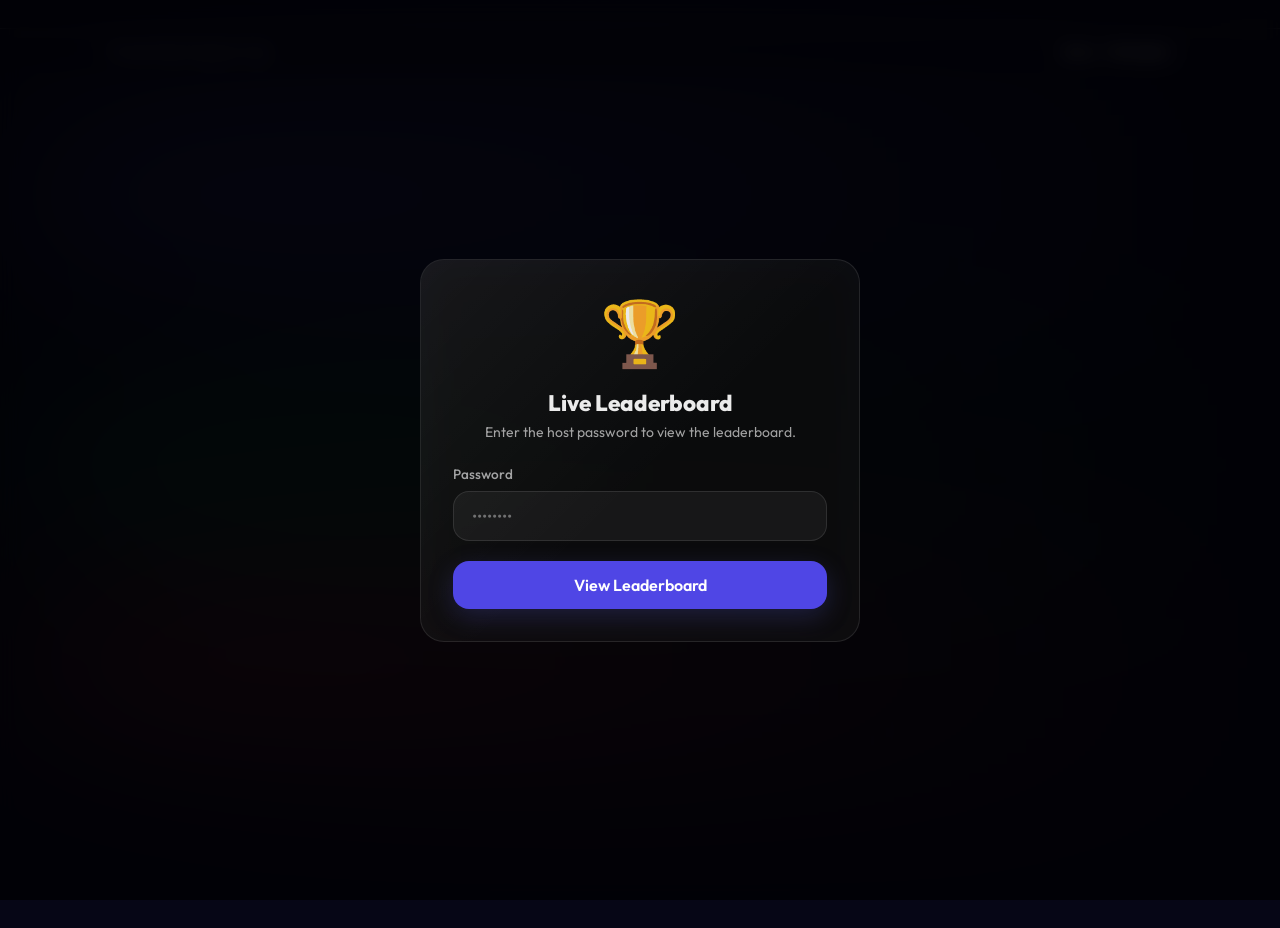
<file: leaderboard.html>
<!DOCTYPE html>
<html lang="en">
<head>
  <meta charset="UTF-8" />
  <meta name="viewport" content="width=device-width, initial-scale=1.0" />
  <title>Prompt Wars — Leaderboard</title>
  <meta name="description" content="Live leaderboard for Prompt Wars — see who's winning in real time!" />
  <link rel="stylesheet" href="assets/css/style.css" />
  <style>
    /* ── Full page leaderboard ── */
    body { background: #060616; }

    .lb-header {
      position: relative;
      z-index: 10;
      padding: 28px 32px 20px;
      display: flex;
      align-items: center;
      justify-content: space-between;
      flex-wrap: wrap;
      gap: 16px;
    }

    .lb-event-title {
      font-size: clamp(1.5rem, 4vw, 2.8rem);
      font-weight: 900;
      /* Fun but polished: lighter title gradient, less "casino" */
      background: linear-gradient(135deg, rgba(255,255,255,0.95), rgba(255,255,255,0.62));
      -webkit-background-clip: text;
      -webkit-text-fill-color: transparent;
      background-clip: text;
      line-height: 1;
    }

    .lb-sub {
      font-size: 0.9rem;
      color: var(--text-muted);
      margin-top: 6px;
    }

    .lb-meta {
      display: flex;
      flex-direction: column;
      align-items: flex-end;
      gap: 8px;
    }

    .lb-round-tag {
      font-size: 0.85rem;
      font-weight: 600;
      padding: 8px 18px;
      border-radius: 100px;
      background: rgba(255,255,255,0.06);
      border: 1px solid var(--border);
      color: var(--text-muted);
    }

    .lb-updated {
      font-size: 0.75rem;
      color: var(--text-dim);
    }

    /* Trophy heading */
    .trophy-section {
      text-align: center;
      padding: 16px 0 32px;
      position: relative;
      z-index: 5;
    }
    .trophy-emoji {
      font-size: 4rem;
      display: block;
      animation: float 4s ease-in-out infinite;
      margin-bottom: 8px;
    }
    .trophy-notice {
      font-size: 0.82rem;
      color: var(--text-dim);
      text-transform: uppercase;
      letter-spacing: 0.12em;
    }

    /* Table wrapper */
    .lb-list {
      position: relative;
      z-index: 5;
      display: flex;
      flex-direction: column;
      gap: 12px;
      padding-bottom: 60px;
    }

    .lb-row {
      animation: fadeInUp 0.5s cubic-bezier(0.4,0,0.2,1) both;
    }
    .lb-row:hover { transform: translateX(6px); }

    .team-name-lb {
      font-size: clamp(0.95rem, 2.5vw, 1.2rem);
      font-weight: 700;
    }
    .team-rank-sub {
      font-size: 0.75rem;
      color: var(--text-muted);
      margin-top: 2px;
    }

    .crown-icon {
      position: absolute;
      top: -14px; left: 50%;
      transform: translateX(-50%);
      font-size: 1.4rem;
      animation: float 2.5s ease-in-out infinite;
    }

    /* Empty / loading */
    .lb-empty {
      text-align: center;
      padding: 80px 24px;
    }
    .lb-empty-icon { font-size: 4rem; display: block; margin-bottom: 16px; animation: float 3s ease-in-out infinite; }

    /* Points number animation */
    .pts-label {
      font-size: 0.7rem;
      color: var(--text-muted);
      font-weight: 600;
      text-transform: uppercase;
      letter-spacing: 0.08em;
      text-align: right;
    }

    /* PWD modal for leaderboard */
    .lb-pw-icon { font-size: 4rem; text-align:center; display:block; margin-bottom:16px; animation: float 3s ease-in-out infinite; }

    /* Refresh animation */
    @keyframes rowUpdate {
      0%   { opacity: 0; transform: translateX(-20px); }
      100% { opacity: 1; transform: translateX(0); }
    }
    .row-updating { animation: rowUpdate 0.4s cubic-bezier(0.4,0,0.2,1) both; }

    /* Rank change flash */
    @keyframes rankUp {
      0%   { background: rgba(0,230,118,0.25); }
      100% { background: none; }
    }
    @keyframes rankDown {
      0%   { background: rgba(255,64,129,0.15); }
      100% { background: none; }
    }

    /* Responsive */
    @media (max-width: 600px) {
      .lb-header { padding: 16px; }
      .lb-list { padding: 0 0 40px; }
    }
    @media (min-width: 900px) {
      .lb-header { padding: 32px 48px 24px; }
    }
  </style>
</head>
<body>
  <!-- Aurora Background -->
  <div class="aurora">
    <div class="aurora-band aurora-1"></div>
    <div class="aurora-band aurora-2"></div>
    <div class="aurora-band aurora-3"></div>
  </div>

  <!-- Password Modal -->
  <div class="modal-overlay show" id="pw-modal">
    <div class="modal">
      <div class="glass-card" style="text-align:center">
        <span class="lb-pw-icon">🏆</span>
        <h2 style="font-size:1.4rem;font-weight:800;margin-bottom:6px;">Live Leaderboard</h2>
        <p class="text-muted text-sm mb-6">Enter the host password to view the leaderboard.</p>
        <div class="form-group" style="text-align:left">
          <label for="lb-pw-input">Password</label>
          <input type="password" id="lb-pw-input" class="form-input" placeholder="••••••••" autocomplete="off" />
        </div>
        <button class="btn btn-primary btn-full" id="lb-pw-btn">
          <span id="lb-pw-btn-text">View Leaderboard</span>
          <div class="spinner hidden" id="lb-pw-spinner"></div>
        </button>
        <p id="lb-pw-error" style="color:var(--danger);font-size:0.85rem;margin-top:10px;display:none;">Incorrect password.</p>
      </div>
    </div>
  </div>

  <!-- Leaderboard Header -->
  <div id="lb-main" style="display:none;">
    <header class="lb-header anim-fade-down">
      <div>
        <h1 class="lb-event-title" id="lb-event-name">Prompt Wars</h1>
        <p class="lb-sub">🏆 Live Leaderboard — Auto-refreshes every 10s</p>
      </div>
      <div class="lb-meta">
        <span class="lb-round-tag" id="lb-round-info">Round — · —</span>
        <span class="lb-updated" id="lb-last-updated">—</span>
        <div style="display:flex;align-items:center;gap:6px;">
          <div class="dot dot-pulse" style="background:var(--success)"></div>
          <span style="font-size:0.78rem;color:var(--text-muted);">Live</span>
        </div>
      </div>
    </header>

    <div class="container-md">
      <div class="trophy-section anim-fade-up">
        <span class="trophy-emoji">🏆</span>
        <p class="trophy-notice">Rankings · Updated in Real Time</p>
      </div>

      <!-- Loading -->
      <div id="lb-loading" class="lb-empty">
        <span class="lb-empty-icon">⏳</span>
        <p style="font-weight:700;margin-bottom:8px;">Loading scores…</p>
        <p class="text-muted text-sm">Fetching latest leaderboard data</p>
      </div>

      <!-- Empty -->
      <div id="lb-empty" class="lb-empty hidden">
        <span class="lb-empty-icon">🎯</span>
        <p style="font-weight:700;margin-bottom:8px;">No scores yet!</p>
        <p class="text-muted text-sm">Scores will appear here after the first round is scored.</p>
      </div>

      <!-- Leaderboard rows -->
      <div class="lb-list" id="lb-list"></div>
    </div>
  </div>

  <footer class="site-footer">
    <div class="site-footer-inner">
      <p class="site-footer-copy">Prompt Wars Projector View</p>
      <div class="site-footer-links">
        <a href="index.html">Home</a>
        <a href="participant.html">Participant</a>
      </div>
    </div>
  </footer>

  <script src="assets/js/config.js"></script>
  <script src="assets/js/utils.js"></script>
  <script>
    let lbPassword = '';
    let refreshInterval = null;
    let previousRanks = {};

    // ── Password ──────────────────────────────────────────────
    document.getElementById('lb-pw-input').addEventListener('keydown', e => {
      if (e.key === 'Enter') document.getElementById('lb-pw-btn').click();
    });

    document.getElementById('lb-pw-btn').addEventListener('click', async () => {
      const pw = document.getElementById('lb-pw-input').value.trim();
      if (!pw) return;
      document.getElementById('lb-pw-btn-text').textContent = 'Loading…';
      document.getElementById('lb-pw-spinner').classList.remove('hidden');
      document.getElementById('lb-pw-btn').disabled = true;
      document.getElementById('lb-pw-error').style.display = 'none';

      const res = await callLeaderboard(pw);
      if (res.success) {
        lbPassword = pw;
        sessionStorage.setItem('pw_lb_pass', pw);
        closePwModal();
        renderLeaderboard(res);
        startAutoRefresh();
      } else {
        const errEl = document.getElementById('lb-pw-error');
        if (res.error === 'UNAUTHORIZED') {
          errEl.textContent = 'Incorrect password.';
        } else if (res.error === 'INVALID_ACTION') {
          errEl.textContent = 'Leaderboard endpoint is not enabled in backend (INVALID_ACTION).';
        } else {
          errEl.textContent = 'Could not reach leaderboard. Please try again.';
        }
        document.getElementById('lb-pw-error').style.display = 'block';
        document.getElementById('lb-pw-btn-text').textContent = 'View Leaderboard';
        document.getElementById('lb-pw-spinner').classList.add('hidden');
        document.getElementById('lb-pw-btn').disabled = false;
      }
    });

    function closePwModal() {
      const modal = document.getElementById('pw-modal');
      modal.classList.remove('show');
      setTimeout(() => { modal.style.display = 'none'; }, 300);
      document.getElementById('lb-main').style.display = 'block';
      document.getElementById('lb-main').style.animation = 'fadeIn 0.5s ease both';
    }

    // ── Init ──────────────────────────────────────────────────
    window.addEventListener('DOMContentLoaded', () => {
      const saved = sessionStorage.getItem('pw_lb_pass');
      if (saved) {
        lbPassword = saved;
        closePwModal();
        fetchLeaderboard();
        startAutoRefresh();
      }
    });

    // ── Auto Refresh ──────────────────────────────────────────
    function startAutoRefresh() {
      if (refreshInterval) clearInterval(refreshInterval);
      fetchLeaderboard();
      refreshInterval = setInterval(fetchLeaderboard, 10000);
    }

    async function fetchLeaderboard() {
      const [lbRes, statusRes] = await Promise.all([
        callLeaderboard(lbPassword),
        callAPIGet({ action: 'status' })
      ]);

      if (statusRes.success) {
        document.getElementById('lb-event-name').textContent = statusRes.eventName || 'Prompt Wars';
        document.title = (statusRes.eventName || 'Prompt Wars') + ' — Leaderboard';
        document.getElementById('lb-round-info').textContent =
          `Round ${statusRes.roundNumber} · ${statusRes.status === 'open' ? '🟢 Open' : '🔴 Closed'}`;
      }

      if (!lbRes.success) {
        if (lbRes.error === 'UNAUTHORIZED') {
          sessionStorage.removeItem('pw_lb_pass');
          window.location.reload();
        }
        if (lbRes.error !== 'UNAUTHORIZED') {
          showToast(getErrorMessage(lbRes.error), 'warning');
        }
        return;
      }

      renderLeaderboard(lbRes);
    }

    function renderLeaderboard(data) {
      document.getElementById('lb-loading').classList.add('hidden');
      const list = data.leaderboard || [];

      if (data.lastUpdated) {
        const d = new Date(data.lastUpdated);
        document.getElementById('lb-last-updated').textContent =
          'Updated ' + d.toLocaleTimeString();
      }

      if (list.length === 0) {
        document.getElementById('lb-empty').classList.remove('hidden');
        document.getElementById('lb-list').innerHTML = '';
        return;
      }

      document.getElementById('lb-empty').classList.add('hidden');

      const container = document.getElementById('lb-list');

      // Detect rank changes for animation
      const newRanks = {};
      list.forEach(t => { newRanks[t.teamName] = t.rank; });

      container.innerHTML = '';
      list.forEach((team, idx) => {
        const prevRank = previousRanks[team.teamName];
        const rankChanged = prevRank && prevRank !== team.rank;
        const rankUp = prevRank && prevRank > team.rank;

        const row = document.createElement('div');
        row.className = 'lb-row' + (rankChanged ? ' row-updating' : '');
        if (rankChanged) row.style.setProperty('--anim', rankUp ? 'rankUp' : 'rankDown');

        const rankClass = team.rank === 1 ? 'r1' : team.rank === 2 ? 'r2' : team.rank === 3 ? 'r3' : 'rn';
        const rowClass = `lb-row rank-${Math.min(team.rank, 4)}`;
        row.className = rowClass + (rankChanged ? ' row-updating' : '');
        row.style.animationDelay = `${idx * 0.07}s`;

        row.innerHTML = `
          <div style="position:relative">
            ${team.rank === 1 ? '<span class="crown-icon">👑</span>' : ''}
            <div class="rank-badge ${rankClass}">${team.rank}</div>
          </div>
          <div>
            <p class="team-name-lb">${escapeHTML(team.teamName)}</p>
            <p class="team-rank-sub">${getRankLabel(team.rank)}</p>
          </div>
          <div style="text-align:right">
            <p class="pts-label">Points</p>
            <p class="point-counter" data-target="${team.totalPoints}">${formatPts(team.totalPoints)}</p>
          </div>`;

        container.appendChild(row);
      });

      previousRanks = newRanks;
      animateCounters();
    }

    function getRankLabel(rank) {
      if (rank === 1) return '🥇 Champion';
      if (rank === 2) return '🥈 Runner-up';
      if (rank === 3) return '🥉 Third Place';
      return `#${rank} Ranked`;
    }

    function formatPts(n) {
      return (n || 0).toLocaleString() + ' pts';
    }

    function animateCounters() {
      document.querySelectorAll('.point-counter[data-target]').forEach(el => {
        const target = parseInt(el.getAttribute('data-target')) || 0;
        const start = 0;
        const duration = 800;
        const startTime = performance.now();
        function update(now) {
          const elapsed = now - startTime;
          const progress = Math.min(elapsed / duration, 1);
          const ease = 1 - Math.pow(1 - progress, 3);
          el.textContent = Math.round(start + (target - start) * ease).toLocaleString() + ' pts';
          if (progress < 1) requestAnimationFrame(update);
        }
        requestAnimationFrame(update);
      });
    }

    function escapeHTML(str) {
      const div = document.createElement('div');
      div.textContent = str;
      return div.innerHTML;
    }

    // Page visibility
    document.addEventListener('visibilitychange', () => {
      if (document.hidden) {
        if (refreshInterval) clearInterval(refreshInterval);
      } else if (lbPassword) {
        fetchLeaderboard();
        startAutoRefresh();
      }
    });
  </script>
</body>
</html>
</file>
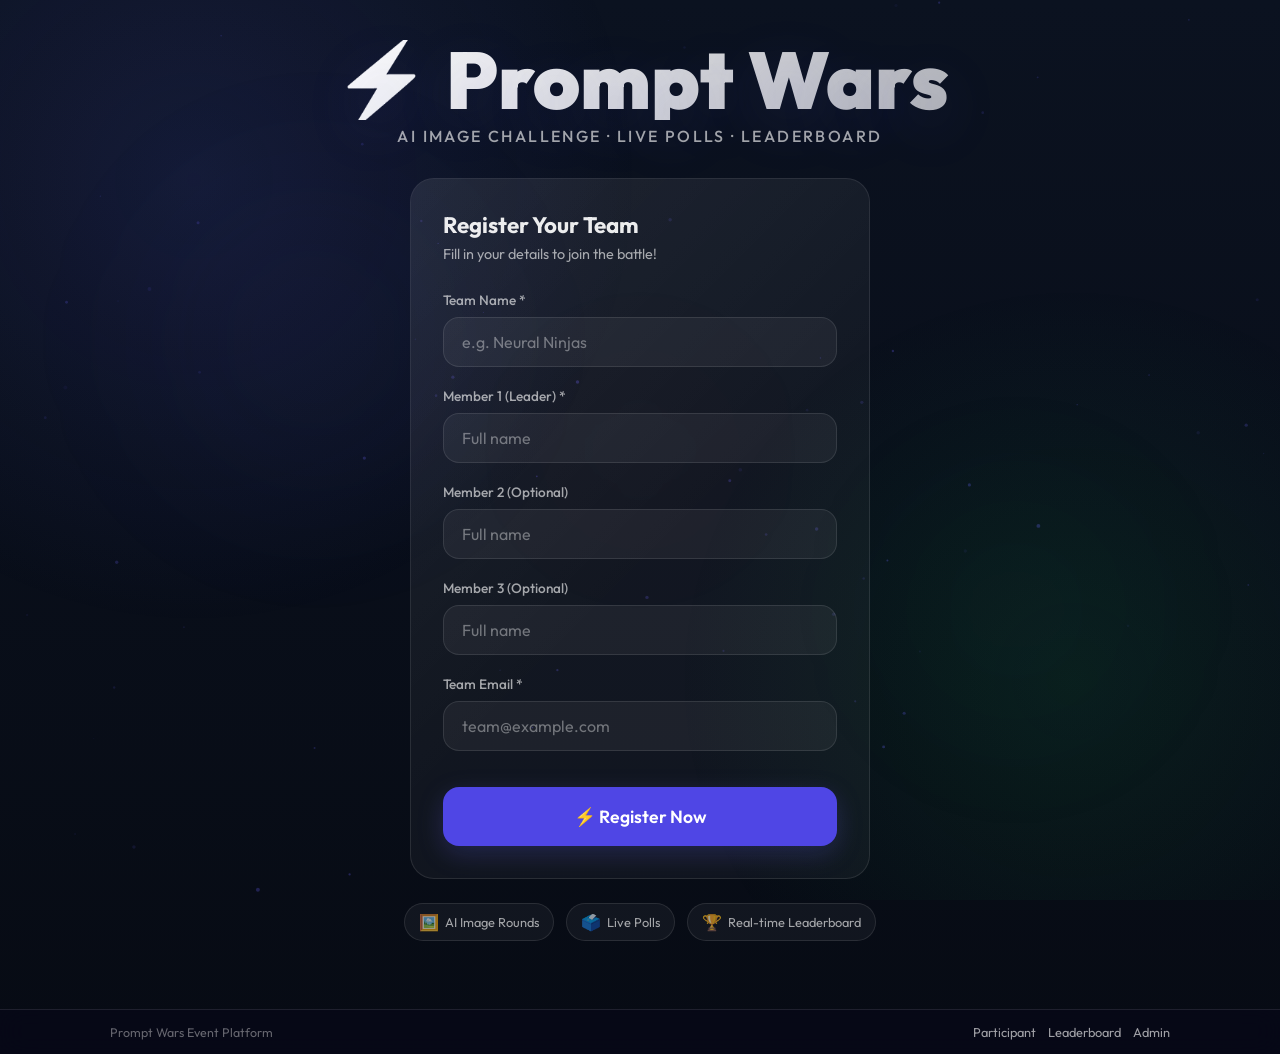
<file: participant.html>
<!DOCTYPE html>
<html lang="en">
<head>
  <meta charset="UTF-8" />
  <meta name="viewport" content="width=device-width, initial-scale=1.0" />
  <title>Prompt Wars — Round View</title>
  <meta name="description" content="Participate in Prompt Wars — submit your AI images and vote in live polls!" />
  <link rel="stylesheet" href="assets/css/style.css" />
  <style>
    .header-team { font-size: 0.85rem; color: var(--text-muted); font-weight: 500; }
    .header-round-badge {
      display: flex;
      align-items: center;
      gap: 8px;
      padding: 6px 14px;
      background: var(--surface);
      border: 1px solid var(--border);
      border-radius: 100px;
      font-size: 0.82rem;
      font-weight: 600;
    }
    .main-content {
      padding: 20px 0 60px;
    }
    /* ── Waiting Screen ── */
    #waiting-screen {
      text-align: center;
      padding: 60px 20px;
    }
    .waiting-icon {
      font-size: 5rem;
      animation: float 3s ease-in-out infinite;
      display: block;
      margin-bottom: 24px;
    }
    .waiting-title {
      font-size: clamp(1.4rem, 4vw, 2rem);
      font-weight: 800;
      margin-bottom: 10px;
    }
    /* ── Image Round ── */
    .ref-image-wrapper {
      position: relative;
      border-radius: var(--radius-lg);
      overflow: hidden;
      aspect-ratio: 16/9;
      background: var(--surface);
      border: 1px solid var(--border);
      margin-bottom: 20px;
    }
    .ref-image-wrapper img {
      width: 100%;
      height: 100%;
      object-fit: cover;
      transition: transform 0.4s;
    }
    .ref-image-wrapper:hover img { transform: scale(1.03); }
    .ref-label {
      position: absolute;
      top: 10px; left: 10px;
      background: rgba(0,0,0,0.7);
      backdrop-filter: blur(8px);
      padding: 5px 12px;
      border-radius: 100px;
      font-size: 0.75rem;
      font-weight: 600;
      color: var(--accent);
      border: 1px solid rgba(0,212,255,0.3);
    }
    .prompt-box {
      padding: 18px 20px;
      background: rgba(108,99,255,0.08);
      border: 1px solid rgba(108,99,255,0.25);
      border-radius: var(--radius);
      margin-bottom: 24px;
    }
    .prompt-label {
      font-size: 0.75rem;
      font-weight: 600;
      text-transform: uppercase;
      letter-spacing: 0.08em;
      color: var(--primary);
      margin-bottom: 6px;
    }
    .prompt-text {
      font-size: 1.05rem;
      font-weight: 500;
      line-height: 1.5;
    }
    .preview-image-wrapper {
      position: relative;
      border-radius: var(--radius);
      overflow: hidden;
      margin-bottom: 16px;
      display: none;
    }
    .preview-image-wrapper img {
      width: 100%;
      border-radius: var(--radius);
      display: block;
      animation: scaleIn 0.4s cubic-bezier(0.4,0,0.2,1);
    }
    .preview-remove {
      position: absolute;
      top: 8px; right: 8px;
      width: 30px; height: 30px;
      border-radius: 50%;
      background: rgba(0,0,0,0.7);
      border: none;
      color: #fff;
      cursor: pointer;
      font-size: 1rem;
      display: flex;
      align-items: center;
      justify-content: center;
    }
    .submit-progress {
      display: none;
      margin-bottom: 16px;
    }
    .submit-status-text {
      font-size: 0.82rem;
      color: var(--text-muted);
      margin-bottom: 8px;
    }
    .submitted-banner {
      text-align: center;
      padding: 28px 20px;
      display: none;
    }
    .submitted-banner .big-check {
      font-size: 3.5rem;
      display: block;
      margin-bottom: 12px;
      animation: scaleIn 0.5s cubic-bezier(0.4,0,0.2,1);
    }
    /* ── Poll Round ── */
    .poll-question {
      font-size: clamp(1.1rem, 3vw, 1.5rem);
      font-weight: 700;
      margin-bottom: 24px;
      line-height: 1.4;
    }
    .vote-btn {
      display: flex;
      flex-direction: column;
      align-items: center;
      padding: 20px;
      border-radius: var(--radius-lg);
      border: 2px solid var(--border);
      background: var(--surface);
      color: var(--text);
      cursor: pointer;
      font-family: var(--font);
      font-size: 1.1rem;
      font-weight: 700;
      transition: all var(--transition);
      position: relative;
      overflow: hidden;
      width: 100%;
    }
    .vote-btn .vote-label { font-size: 0.75rem; font-weight: 600; margin-bottom: 4px; opacity: 0.6; text-transform: uppercase; letter-spacing: 0.1em; }
    .vote-btn::before {
      content: '';
      position: absolute;
      inset: 0;
      background: radial-gradient(900px circle at 50% 10%, rgba(99,102,241,0.14), transparent 55%);
      opacity: 0;
      transition: opacity var(--transition);
      pointer-events: none;
    }
    .vote-btn:hover::before { opacity: 1; }
    .vote-btn:focus-visible {
      outline: none;
      box-shadow: 0 0 0 4px rgba(99,102,241,0.18);
    }
    .vote-btn.selected-a {
      border-color: var(--primary);
      background: rgba(99,102,241,0.12);
      box-shadow: 0 14px 44px rgba(99,102,241,0.18);
    }
    .vote-btn.selected-b {
      border-color: var(--danger);
      background: rgba(239,68,68,0.12);
      box-shadow: 0 14px 44px rgba(239,68,68,0.16);
    }
    .vote-btn.selected-no {
      border-color: rgba(255,255,255,0.22);
      background: rgba(255,255,255,0.04);
      box-shadow: none;
    }
    .vote-btn:hover:not(:disabled) { transform: translateY(-3px); }
    .vote-btn:disabled { opacity: 0.55; cursor: not-allowed; transform: none !important; }
    .vote-options { display: grid; grid-template-columns: 1fr 1fr; gap: 14px; margin-bottom: 24px; }
    .vote-options.commit { grid-template-columns: 1fr 1fr 1fr; }

    .commit-risk-card {
      padding: 14px 16px;
      border-radius: var(--radius);
      background: rgba(99,102,241,0.10);
      border: 1px solid rgba(99,102,241,0.22);
      margin-bottom: 14px;
    }
    .commit-risk-title { font-weight: 800; margin-bottom: 6px; }
    .commit-risk-hint { font-size: 0.85rem; color: var(--text-muted); }

    .confidence-row {
      display: flex;
      gap: 10px;
      flex-wrap: wrap;
      margin-bottom: 14px;
    }
    .conf-btn {
      flex: 1;
      min-width: 140px;
      padding: 12px 14px;
      border-radius: var(--radius);
      border: 1px solid var(--border);
      background: var(--surface);
      color: var(--text);
      cursor: pointer;
      font-weight: 800;
      font-family: var(--font);
      transition: all var(--transition);
    }
    .conf-btn:hover:not(:disabled) { transform: translateY(-2px); }
    .conf-btn:disabled { opacity: 0.6; cursor: not-allowed; transform: none !important; }
    .conf-sure { border-color: rgba(239,68,68,0.35); }
    .conf-sure.active { background: rgba(239,68,68,0.12); box-shadow: 0 14px 44px rgba(239,68,68,0.16); }
    .conf-safe { border-color: rgba(99,102,241,0.30); }
    .conf-safe.active { background: rgba(99,102,241,0.12); box-shadow: 0 14px 44px rgba(99,102,241,0.16); }

    .vote-results-section { margin-top: 24px; }
    .vote-result-row { margin-bottom: 18px; }
    .vote-result-label {
      display: flex;
      justify-content: space-between;
      font-size: 0.88rem;
      font-weight: 600;
      margin-bottom: 6px;
    }
    .vote-count { color: var(--text-muted); }
    .results-footer { text-align: center; font-size: 0.78rem; color: var(--text-dim); margin-top: 10px; }

    .cooldown-text {
      font-size: 0.82rem;
      color: var(--text-muted);
      text-align: center;
      margin-top: 10px;
      height: 20px;
    }
    .secret-mode-notice {
      padding: 12px 16px;
      border-radius: var(--radius);
      background: rgba(255,214,0,0.08);
      border: 1px solid rgba(255,214,0,0.25);
      color: var(--warning);
      font-size: 0.85rem;
      text-align: center;
      margin-bottom: 16px;
    }
    /* ── Round number change animation ── */
    .round-change-overlay {
      position: fixed;
      inset: 0;
      z-index: 800;
      background: rgba(0,0,0,0.85);
      display: flex;
      align-items: center;
      justify-content: center;
      opacity: 0;
      pointer-events: none;
      transition: opacity 0.4s;
      backdrop-filter: blur(8px);
    }
    .round-change-overlay.show { opacity: 1; pointer-events: auto; }
    .round-change-content { text-align: center; animation: scaleIn 0.4s cubic-bezier(0.4,0,0.2,1); }
    .round-change-label { font-size: 0.9rem; color: var(--text-muted); text-transform: uppercase; letter-spacing: 0.15em; margin-bottom: 8px; }

    /* ── Closed curtain ── */
    .closed-screen { text-align: center; padding: 60px 20px; display: none; }
    .closed-icon { font-size: 4rem; margin-bottom: 20px; display: block; }

    /* Last result card */
    .last-result-card {
      padding: 16px 20px;
      border-radius: var(--radius);
      background: rgba(0,230,118,0.08);
      border: 1px solid rgba(0,230,118,0.25);
      margin-top: 20px;
    }
    .last-result-label { font-size: 0.75rem; color: var(--success); font-weight: 600; text-transform: uppercase; letter-spacing: 0.08em; margin-bottom: 4px; }

    @media (max-width: 480px) {
      .vote-options { grid-template-columns: 1fr; gap: 10px; }
    }
  </style>
</head>
<body>
  <div class="bg-mesh"></div>
  <div class="bg-orb bg-orb-1"></div>
  <div class="bg-orb bg-orb-2"></div>

  <!-- Round Change Overlay -->
  <div class="round-change-overlay" id="round-change-overlay">
    <div class="round-change-content">
      <p class="round-change-label">Starting</p>
      <div class="round-number-display" id="round-change-number">Round 1</div>
      <p style="color:var(--text-muted);margin-top:12px;" id="round-change-type">Image Round</p>
    </div>
  </div>

  <!-- Header -->
  <header class="event-header">
    <div class="brand-logo">
      <div class="logo-icon">⚡</div>
      <span class="logo-text" id="event-name-header">Prompt Wars</span>
    </div>
    <div style="display:flex;align-items:center;gap:12px;">
      <div class="header-round-badge">
        <div class="dot dot-pulse" id="status-dot" style="background:var(--text-dim)"></div>
        <span id="header-round-text">Round —</span>
      </div>
      <div class="header-team" id="header-team">My Team</div>
    </div>
  </header>

  <div class="page-content">
    <div class="container-md main-content">

      <!-- Waiting Screen (round closed / before event) -->
      <div id="waiting-screen" class="anim-fade-up">
        <span class="waiting-icon">⏳</span>
        <h2 class="waiting-title">Waiting for the next round…</h2>
        <p class="text-muted" style="margin-bottom:24px;">The host will open the next round soon. Stay tuned!</p>
        <div class="badge badge-closed" style="margin:auto;">
          <div class="dot"></div> Round Closed
        </div>
      </div>

      <!-- Image Round -->
      <div id="image-round" class="hidden">
        <div class="glass-card anim-fade-up">
          <div style="display:flex;align-items:center;gap:12px;margin-bottom:20px;flex-wrap:wrap;">
            <div class="badge badge-image">🖼️ Image Round</div>
            <div class="badge badge-open" id="img-status-badge">
              <div class="dot dot-pulse"></div> Open
            </div>
            <span style="margin-left:auto;font-size:0.85rem;color:var(--text-muted);" id="img-round-label">Round 1</span>
          </div>

          <div class="ref-image-wrapper" id="ref-img-wrapper">
            <div class="ref-label">🎯 Target Image</div>
            <img id="ref-image" src="" alt="Reference" onerror="this.parentElement.style.display='none'" />
          </div>

          <div class="prompt-box">
            <p class="prompt-label">✏️ Your Prompt</p>
            <p class="prompt-text" id="prompt-text">Loading prompt…</p>
          </div>

          <!-- Upload zone (shown when not submitted) -->
          <div id="upload-section">
            <div class="upload-zone" id="upload-zone">
              <input type="file" id="file-input" accept="image/*" />
              <div class="upload-icon">📤</div>
              <p style="font-weight:600;margin:8px 0 4px;">Drop your image here</p>
              <p class="text-muted text-sm">or tap to browse · JPG / PNG · Max ~500KB</p>
            </div>

            <div class="preview-image-wrapper" id="preview-wrapper">
              <img id="preview-img" src="" alt="Preview" />
              <button class="preview-remove" id="preview-remove" title="Remove">✕</button>
            </div>

            <div class="submit-progress" id="submit-progress">
              <p class="submit-status-text" id="upload-status-text">Compressing image…</p>
              <div class="progress-bar"><div class="progress-fill" id="upload-progress-fill" style="width:20%"></div></div>
            </div>

            <button class="btn btn-primary btn-full btn-lg mt-4" id="submit-image-btn" disabled>
              <span id="submit-img-text">Select an image first</span>
              <div class="spinner hidden" id="submit-img-spinner"></div>
            </button>
          </div>

          <!-- Submitted banner -->
          <div class="submitted-banner" id="submitted-banner">
            <span class="big-check">✅</span>
            <h3 style="font-weight:700;margin-bottom:6px;">Submission Received!</h3>
            <p class="text-muted text-sm">Your image has been submitted. Results will appear on the leaderboard after scoring.</p>
          </div>
        </div>
      </div>

      <!-- Poll Round -->
      <div id="poll-round" class="hidden">
        <div class="glass-card anim-fade-up">
          <div style="display:flex;align-items:center;gap:12px;margin-bottom:24px;flex-wrap:wrap;">
            <div class="badge badge-poll">🗳️ Poll Round</div>
            <div class="badge badge-open" id="poll-status-badge">
              <div class="dot dot-pulse"></div> Open
            </div>
            <span style="margin-left:auto;font-size:0.85rem;color:var(--text-muted);" id="poll-round-label">Round 1</span>
          </div>

          <div class="secret-mode-notice hidden" id="secret-notice">
            🤫 Secret Mode — the winning side will be revealed after voting closes!
          </div>

          <p class="poll-question" id="poll-question-text">Loading question…</p>

          <div class="commit-risk-card hidden" id="commit-risk">
            <div class="commit-risk-title">Risk rules</div>
            <div class="commit-risk-hint">Sure = double points, double loss. Not sure = safe points.</div>
          </div>

          <div class="vote-options" id="vote-options-grid">
            <button class="vote-btn" id="vote-btn-a">
              <span class="vote-label">Option A</span>
              <span id="option-a-text">Loading…</span>
            </button>
            <button class="vote-btn" id="vote-btn-b">
              <span class="vote-label">Option B</span>
              <span id="option-b-text">Loading…</span>
            </button>
            <button class="vote-btn hidden" id="vote-btn-no">
              <span class="vote-label">Skip</span>
              <span>NO COMMIT</span>
            </button>
          </div>

          <div class="confidence-row hidden" id="confidence-wrap">
            <button class="conf-btn conf-sure" id="conf-sure" type="button">Sure (2×)</button>
            <button class="conf-btn conf-safe" id="conf-safe" type="button">Not sure</button>
          </div>

          <button class="btn btn-primary btn-full btn-lg hidden" id="commit-submit-btn" type="button" style="margin-top:10px;" disabled>
            <span id="commit-submit-text">Submit vote</span>
            <div class="spinner hidden" id="commit-submit-spinner"></div>
          </button>

          <p class="cooldown-text" id="cooldown-text"></p>

          <!-- Live Poll Results -->
          <div class="vote-results-section">
            <div class="vote-result-row">
              <div class="vote-result-label">
                <span id="res-a-label">Option A</span>
                <span class="vote-count" id="res-a-count">0 votes</span>
              </div>
              <div class="vote-bar-container"><div class="vote-bar-fill vote-bar-a" id="bar-a" style="width:0%"></div></div>
            </div>
            <div class="vote-result-row">
              <div class="vote-result-label">
                <span id="res-b-label">Option B</span>
                <span class="vote-count" id="res-b-count">0 votes</span>
              </div>
              <div class="vote-bar-container"><div class="vote-bar-fill vote-bar-b" id="bar-b" style="width:0%"></div></div>
            </div>
            <p class="results-footer">🔄 Updates every few seconds</p>
          </div>
        </div>
      </div>

      <!-- Closed Screen -->
      <div class="closed-screen glass-card" id="closed-screen">
        <span class="closed-icon">🔒</span>
        <h2 style="font-weight:800;margin-bottom:8px;">Round Closed</h2>
        <p class="text-muted">The host is processing results. Leaderboard will update shortly!</p>
        <div id="last-result-wrap"></div>
      </div>

    </div>
  </div>

  <footer class="site-footer">
    <div class="site-footer-inner">
      <p class="site-footer-copy">Prompt Wars Live Event</p>
      <div class="site-footer-links">
        <a href="index.html">Register</a>
        <a href="leaderboard.html">Leaderboard</a>
      </div>
    </div>
  </footer>

  <script src="assets/js/config.js"></script>
  <script src="assets/js/utils.js"></script>
  <script>
    // ── State ─────────────────────────────────────────────────
    let currentRound = null, currentType = null, currentStatus = null;
    let pollMode = null, pollInterval = null, resultsInterval = null;
    let cooldownTimer = null, cooldownRemaining = 0;
    let imageFile = null, imageBase64 = null;
    let eventName = "Prompt Wars";

    // ── Guards ────────────────────────────────────────────────
    window.addEventListener('DOMContentLoaded', () => {
      if (!isRegistered()) { window.location.href = 'index.html'; return; }
      document.getElementById('header-team').textContent = getTeamName();
      startStatusPolling();
    });

    // ── Status Polling ────────────────────────────────────────
    function startStatusPolling() {
      if (pollInterval) clearInterval(pollInterval);
      fetchStatus();
      pollInterval = setInterval(fetchStatus, 5000);
    }

    async function fetchStatus() {
      const res = await callAPIGet({ action: 'status' });
      if (!res.success) return;

      const { roundNumber, roundType, status, pollMode: pm, eventName: en } = res;
      eventName = en || eventName;
      document.getElementById('event-name-header').textContent = eventName;
      document.title = `${eventName} — Round ${roundNumber}`;
      pollMode = pm;

      const roundChanged = roundNumber !== currentRound || roundType !== currentType;
      const statusChanged = status !== currentStatus;

      currentRound = roundNumber;
      currentType  = roundType;
      currentStatus = status;

      updateHeaderBadge(roundNumber, roundType, status);
      updateStatusDot(status);

      if (roundChanged) {
        showRoundChangeOverlay(roundNumber, roundType);
        setTimeout(() => {
          loadRoundInfo(roundNumber, roundType, status);
        }, 1800);
      } else if (statusChanged) {
        renderView(roundType, status);
      }
    }

    function updateHeaderBadge(n, type, status) {
      document.getElementById('header-round-text').textContent =
        `Round ${n} · ${type === 'image' ? '🖼️' : (type === 'commit' ? '🎯' : '🗳️')}`;
    }

    function updateStatusDot(status) {
      const dot = document.getElementById('status-dot');
      dot.style.background = status === 'open' ? 'var(--success)' : 'var(--danger)';
    }

    function showRoundChangeOverlay(n, type) {
      const overlay = document.getElementById('round-change-overlay');
      document.getElementById('round-change-number').textContent = `Round ${n}`;
      document.getElementById('round-change-type').textContent =
        type === 'image' ? '🖼️ Image Round' : (type === 'commit' ? '🎯 Commit Round' : '🗳️ Poll Round');
      overlay.classList.add('show');
      setTimeout(() => overlay.classList.remove('show'), 1600);
    }

    // ── Load Round Info ───────────────────────────────────────
    async function loadRoundInfo(roundNumber, roundType, status) {
      const res = await callAPIGet({ action: 'roundinfo', round: roundNumber });
      if (!res.success) { showToast('Could not load round info.','error'); return; }

      if (roundType === 'image') {
        document.getElementById('ref-image').src = res.referenceUrl || '';
        document.getElementById('prompt-text').textContent = res.promptText || '';
        document.getElementById('img-round-label').textContent = `Round ${roundNumber}`;

        // Reset image upload state
        resetImageUpload();

        // Check if already submitted
        if (hasSubmittedRound(roundNumber)) {
          showSubmittedBanner();
        }
      } else if (roundType === 'poll' || roundType === 'commit') {
        document.getElementById('poll-question-text').textContent = res.pollQuestion || '';
        document.getElementById('option-a-text').textContent  = res.optionA || 'Option A';
        document.getElementById('option-b-text').textContent  = res.optionB || 'Option B';
        document.getElementById('res-a-label').textContent    = res.optionA || 'Option A';
        document.getElementById('res-b-label').textContent    = res.optionB || 'Option B';
        document.getElementById('poll-round-label').textContent = `Round ${roundNumber}`;

        // Secret mode
        const secretNotice = document.getElementById('secret-notice');
        if ((roundType === 'poll' || roundType === 'commit') && pollMode === 'secret') secretNotice.classList.remove('hidden');
        else secretNotice.classList.add('hidden');

        // Commit mode UI toggles
        setCommitUI(roundType === 'commit');

        // Restore saved vote
        const savedVote = getVoteForRound(roundNumber);
        if (savedVote) restoreVoteUI(savedVote);

        // Start results polling
        startPollResults(roundNumber);
      }

      renderView(roundType, status);
    }

    // ── Render View ───────────────────────────────────────────
    function renderView(roundType, status) {
      const views = ['waiting-screen','image-round','poll-round','closed-screen'];
      views.forEach(id => {
        const el = document.getElementById(id);
        el.classList.add('hidden');
        el.style.display = '';
      });

      if (status === 'closed') {
        document.getElementById('closed-screen').classList.remove('hidden');
        document.getElementById('closed-screen').style.display = 'block';
        stopPollResults();
        showLastResult();
        return;
      }

      if (roundType === 'image' && currentRound) {
        document.getElementById('image-round').classList.remove('hidden');
        document.getElementById('img-status-badge').className = 'badge badge-open';
        document.getElementById('img-status-badge').innerHTML = `<div class="dot dot-pulse"></div> Open`;
      } else if ((roundType === 'poll' || roundType === 'commit') && currentRound) {
        document.getElementById('poll-round').classList.remove('hidden');
        startPollResults(currentRound);
      } else {
        document.getElementById('waiting-screen').classList.remove('hidden');
        document.getElementById('waiting-screen').style.display = 'block';
      }
    }

    function showLastResult() {
      const wrap = document.getElementById('last-result-wrap');
      const lr = JSON.parse(localStorage.getItem('pw_lastResult') || 'null');
      if (!lr) { wrap.innerHTML = ''; return; }
      const voteLabel = lr.vote ? String(lr.vote).replace('|', ' · ').replace('NO_COMMIT', 'NO COMMIT') : '';
      wrap.innerHTML = `
        <div class="last-result-card mt-4">
          <p class="last-result-label">Last Result — Round ${lr.round}</p>
          <p style="font-weight:700">${lr.type === 'image' ? `Score: ${lr.score}% → ${lr.points} points` : `You chose ${voteLabel} · ${lr.points} points`}</p>
        </div>`;
    }

    // ── Image Upload ──────────────────────────────────────────
    const uploadZone = document.getElementById('upload-zone');
    const fileInput  = document.getElementById('file-input');
    const previewWrapper = document.getElementById('preview-wrapper');
    const previewImg = document.getElementById('preview-img');
    const submitBtn  = document.getElementById('submit-image-btn');

    fileInput.addEventListener('change', e => {
      const file = e.target.files[0];
      if (file) handleFile(file);
    });
    uploadZone.addEventListener('dragover', e => { e.preventDefault(); uploadZone.classList.add('dragover'); });
    uploadZone.addEventListener('dragleave', () => uploadZone.classList.remove('dragover'));
    uploadZone.addEventListener('drop', e => {
      e.preventDefault();
      uploadZone.classList.remove('dragover');
      if (e.dataTransfer.files[0]) handleFile(e.dataTransfer.files[0]);
    });

    document.getElementById('preview-remove').addEventListener('click', resetImageUpload);

    function handleFile(file) {
      if (!file.type.match(/image\/(jpeg|jpg|png)/)) {
        showToast('Please select a JPG or PNG image.','error'); return;
      }
      imageFile = file;
      const url = URL.createObjectURL(file);
      previewImg.src = url;
      previewWrapper.style.display = 'block';
      previewWrapper.style.animation = 'scaleIn 0.4s cubic-bezier(0.4,0,0.2,1)';
      uploadZone.style.display = 'none';
      submitBtn.disabled = false;
      document.getElementById('submit-img-text').textContent = '📤 Submit Image';
      submitBtn.className = 'btn btn-primary btn-full btn-lg mt-4 btn-pulse';
    }

    function resetImageUpload() {
      imageFile = null; imageBase64 = null;
      fileInput.value = '';
      previewImg.src = '';
      previewWrapper.style.display = 'none';
      uploadZone.style.display = '';
      submitBtn.disabled = true;
      document.getElementById('submit-img-text').textContent = 'Select an image first';
      submitBtn.className = 'btn btn-primary btn-full btn-lg mt-4';
      document.getElementById('submit-progress').style.display = 'none';
    }

    function showSubmittedBanner() {
      document.getElementById('upload-section').style.display = 'none';
      const banner = document.getElementById('submitted-banner');
      banner.style.display = 'block';
      banner.style.animation = 'fadeInUp 0.5s cubic-bezier(0.4,0,0.2,1)';
    }

    submitBtn.addEventListener('click', async () => {
      if (!imageFile || submitBtn.disabled) return;
      submitBtn.disabled = true;
      document.getElementById('submit-progress').style.display = 'block';
      document.getElementById('submit-img-text').textContent = 'Uploading…';
      document.getElementById('submit-img-spinner').classList.remove('hidden');
      submitBtn.className = 'btn btn-primary btn-full btn-lg mt-4';

      setUploadProgress(20, 'Compressing image…');
      compressImage(imageFile, async (base64) => {
        setUploadProgress(60, 'Uploading to server…');
        const auth = getAuth();
        const res = await callAPI({
          action: 'submitImage',
          teamId: auth.teamId,
          authToken: auth.authToken,
          round: currentRound,
          imageData: base64,
          mimeType: 'image/jpeg'
        });
        setUploadProgress(100, 'Done!');
        document.getElementById('submit-img-spinner').classList.add('hidden');

        if (res.success || res.error === 'ALREADY_SUBMITTED') {
          markRoundSubmitted(currentRound);
          showToast('Image submitted successfully! ✅', 'success');
          setTimeout(showSubmittedBanner, 400);
        } else {
          document.getElementById('submit-progress').style.display = 'none';
          submitBtn.disabled = false;
          document.getElementById('submit-img-text').textContent = '📤 Submit Image';
          showToast(getErrorMessage(res.error), 'error');
        }
      });
    });

    function setUploadProgress(pct, text) {
      document.getElementById('upload-progress-fill').style.width = pct + '%';
      document.getElementById('upload-status-text').textContent = text;
    }

    // ── Poll / Commit Voting ──────────────────────────────────
    document.getElementById('vote-btn-a').addEventListener('click', () => handleVotePress('A'));
    document.getElementById('vote-btn-b').addEventListener('click', () => handleVotePress('B'));

    let selectedCommitVote = null;
    let selectedCommitConfidence = null;

    function setCommitUI(isCommit) {
      const voteGrid = document.getElementById('vote-options-grid');
      const noBtn = document.getElementById('vote-btn-no');
      const riskCard = document.getElementById('commit-risk');
      const confWrap = document.getElementById('confidence-wrap');
      const confSure = document.getElementById('conf-sure');
      const confSafe = document.getElementById('conf-safe');
      const commitSubmitBtn = document.getElementById('commit-submit-btn');

      if (isCommit) {
        voteGrid.classList.add('commit');
        noBtn.classList.remove('hidden');
        riskCard.classList.remove('hidden');
        // Only show confidence once A/B is chosen.
        confWrap.classList.add('hidden');
        commitSubmitBtn.classList.remove('hidden');
        // reset per-round selections
        selectedCommitVote = null;
        selectedCommitConfidence = null;
        confSure.disabled = true;
        confSafe.disabled = true;
        confSure.classList.remove('active');
        confSafe.classList.remove('active');
        commitSubmitBtn.disabled = true;
      } else {
        voteGrid.classList.remove('commit');
        noBtn.classList.add('hidden');
        riskCard.classList.add('hidden');
        confWrap.classList.add('hidden');
        commitSubmitBtn.classList.add('hidden');
      }
    }

    function restoreVoteUI(saved) {
      if (currentType === 'commit') {
        // saved can be "NO_COMMIT" or "A|sure"
        if (saved === 'NO_COMMIT') {
          selectedCommitVote = 'NO_COMMIT';
          selectedCommitConfidence = null;
          highlightVoteBtn('NO_COMMIT');
          updateConfidenceUI();
          return;
        }
        const parts = String(saved).split('|');
        selectedCommitVote = parts[0];
        selectedCommitConfidence = parts[1] || null;
        highlightVoteBtn(selectedCommitVote);
        updateConfidenceUI();
        updateCommitSubmitBtn();
        return;
      }
      highlightVoteBtn(saved);
    }

    function updateConfidenceUI() {
      const confSure = document.getElementById('conf-sure');
      const confSafe = document.getElementById('conf-safe');
      const confWrap = document.getElementById('confidence-wrap');
      const enabled = (selectedCommitVote === 'A' || selectedCommitVote === 'B');
      // Hide confidence when NO_COMMIT / nothing selected.
      if (enabled) confWrap.classList.remove('hidden');
      else confWrap.classList.add('hidden');
      confSure.disabled = !enabled;
      confSafe.disabled = !enabled;
      confSure.classList.toggle('active', selectedCommitConfidence === 'sure');
      confSafe.classList.toggle('active', selectedCommitConfidence === 'not_sure');
    }

    document.getElementById('vote-btn-no').addEventListener('click', () => handleVotePress('NO_COMMIT'));
    document.getElementById('conf-sure').addEventListener('click', () => {
      selectedCommitConfidence = 'sure';
      updateConfidenceUI();
      updateCommitSubmitBtn();
    });
    document.getElementById('conf-safe').addEventListener('click', () => {
      selectedCommitConfidence = 'not_sure';
      updateConfidenceUI();
      updateCommitSubmitBtn();
    });

    document.getElementById('commit-submit-btn').addEventListener('click', submitCommitVote);

    function updateCommitSubmitBtn() {
      if (currentType !== 'commit') return;
      const btn = document.getElementById('commit-submit-btn');
      if (!btn) return;
      const valid = isCommitSelectionValid();
      btn.disabled = !valid || cooldownRemaining > 0;
      document.getElementById('commit-submit-text').textContent =
        cooldownRemaining > 0 ? `Wait ${cooldownRemaining}s` : 'Submit vote';
    }

    function isCommitSelectionValid() {
      if (selectedCommitVote === 'NO_COMMIT') return true;
      if (selectedCommitVote === 'A' || selectedCommitVote === 'B') {
        return selectedCommitConfidence === 'sure' || selectedCommitConfidence === 'not_sure';
      }
      return false;
    }

    function handleVotePress(vote) {
      // Poll rounds: 1-tap vote (existing behavior)
      if (currentType !== 'commit') {
        castVote(vote);
        return;
      }

      // Commit rounds: selection only (submit separately)
      selectedCommitVote = vote;
      if (vote === 'NO_COMMIT') selectedCommitConfidence = null;
      highlightVoteBtn(vote);
      updateConfidenceUI();
      updateCommitSubmitBtn();
    }

    async function submitCommitVote() {
      if (currentType !== 'commit') return;
      if (!isCommitSelectionValid()) return;
      if (cooldownRemaining > 0) return;
      await castVote(selectedCommitVote);
    }

    async function castVote(vote) {
      if (cooldownRemaining > 0) return;
      const auth = getAuth();
      const btnA = document.getElementById('vote-btn-a');
      const btnB = document.getElementById('vote-btn-b');
      const btnN = document.getElementById('vote-btn-no');
      const commitSubmitBtn = document.getElementById('commit-submit-btn');
      btnA.disabled = true; btnB.disabled = true;
      if (btnN) btnN.disabled = true;
      if (commitSubmitBtn && currentType === 'commit') commitSubmitBtn.disabled = true;

      let confidence = undefined;
      if (currentType === 'commit') {
        if (vote === 'A' || vote === 'B') {
          // Commit submit requires explicit confidence selection (no auto-default here).
          confidence = selectedCommitConfidence;
        }
      }

      const res = await callAPI({
        action: 'submitVote',
        teamId: auth.teamId,
        authToken: auth.authToken,
        round: currentRound,
        vote: vote,
        confidence: confidence,
        timestamp: Date.now()
      });

      if (res.success) {
        setVoteForRound(currentRound, res.recorded);
        restoreVoteUI(res.recorded);
        const label = (currentType === 'commit')
          ? (res.recorded === 'NO_COMMIT' ? 'NO COMMIT' : res.recorded.replace('|', ' · '))
          : vote;
        showToast(`Saved: ${label} ✓`, 'success');
        startCooldown(5000);
      } else if (res.error === 'COOLDOWN_ACTIVE') {
        startCooldown(res.remainingMs || 5000);
        showToast(getErrorMessage('COOLDOWN_ACTIVE'), 'warning');
      } else {
        showToast(getErrorMessage(res.error), 'error');
        btnA.disabled = false; btnB.disabled = false;
        if (btnN) btnN.disabled = false;
        updateCommitSubmitBtn();
      }
    }

    function highlightVoteBtn(vote) {
      const btnA = document.getElementById('vote-btn-a');
      const btnB = document.getElementById('vote-btn-b');
      const btnN = document.getElementById('vote-btn-no');
      btnA.className = vote === 'A' ? 'vote-btn selected-a' : 'vote-btn';
      btnB.className = vote === 'B' ? 'vote-btn selected-b' : 'vote-btn';
      if (btnN) btnN.className = vote === 'NO_COMMIT' ? 'vote-btn selected-no' : 'vote-btn';
    }

    function startCooldown(ms) {
      cooldownRemaining = Math.ceil(ms / 1000);
      const cooldownText = document.getElementById('cooldown-text');
      const btnA = document.getElementById('vote-btn-a');
      const btnB = document.getElementById('vote-btn-b');
      const btnN = document.getElementById('vote-btn-no');
      const commitSubmitBtn = document.getElementById('commit-submit-btn');
      btnA.disabled = true; btnB.disabled = true;
      if (btnN) btnN.disabled = true;
      if (commitSubmitBtn && currentType === 'commit') commitSubmitBtn.disabled = true;
      clearInterval(cooldownTimer);
      cooldownTimer = setInterval(() => {
        cooldownRemaining--;
        if (cooldownRemaining <= 0) {
          clearInterval(cooldownTimer);
          cooldownText.textContent = '';
          btnA.disabled = false; btnB.disabled = false;
          if (btnN && currentType === 'commit') btnN.disabled = false;
          updateCommitSubmitBtn();
        } else {
          cooldownText.textContent = `⏱ You can change your choice in ${cooldownRemaining}s`;
          updateCommitSubmitBtn();
        }
      }, 1000);
      cooldownText.textContent = `⏱ You can change your choice in ${cooldownRemaining}s`;
      updateCommitSubmitBtn();
    }

    // ── Poll Results ──────────────────────────────────────────
    function startPollResults(round) {
      stopPollResults();
      fetchPollResults(round);
      resultsInterval = setInterval(() => fetchPollResults(round), 3000);
    }

    function stopPollResults() {
      if (resultsInterval) { clearInterval(resultsInterval); resultsInterval = null; }
    }

    async function fetchPollResults(round) {
      const res = await callAPIGet({ action: 'pollresults', round });
      if (!res.success) return;
      const { countA, countB, total } = res;
      const pctA = total === 0 ? 50 : Math.round(countA / total * 100);
      const pctB = 100 - pctA;
      document.getElementById('bar-a').style.width = pctA + '%';
      document.getElementById('bar-b').style.width = pctB + '%';
      document.getElementById('res-a-count').textContent = `${countA} vote${countA !== 1 ? 's' : ''}`;
      document.getElementById('res-b-count').textContent = `${countB} vote${countB !== 1 ? 's' : ''}`;
    }

    // ── Page Visibility ───────────────────────────────────────
    document.addEventListener('visibilitychange', () => {
      if (document.hidden) {
        if (pollInterval) clearInterval(pollInterval);
        stopPollResults();
      } else {
        fetchStatus();
        startStatusPolling();
      }
    });
  </script>
</body>
</html>
</file>
<file: assets/css/style.css>
@import url("../../style.css");
</file>
